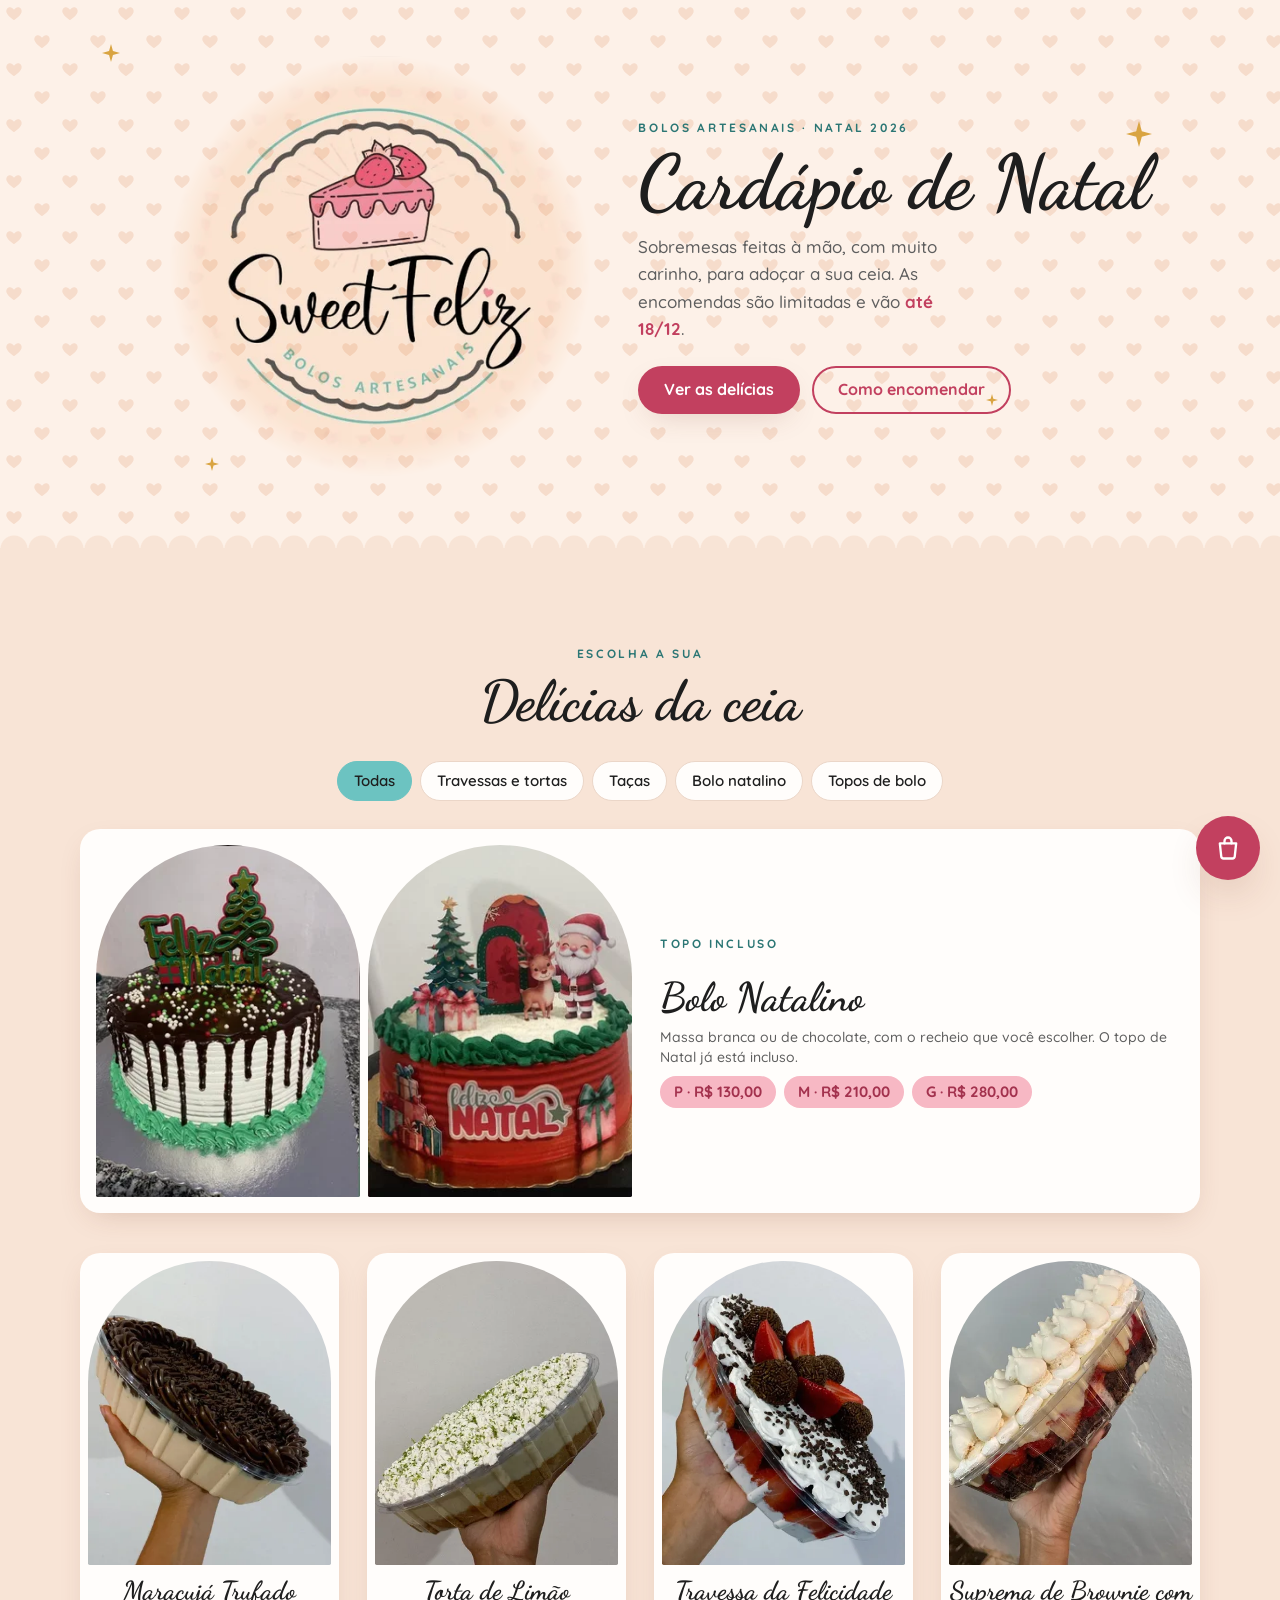
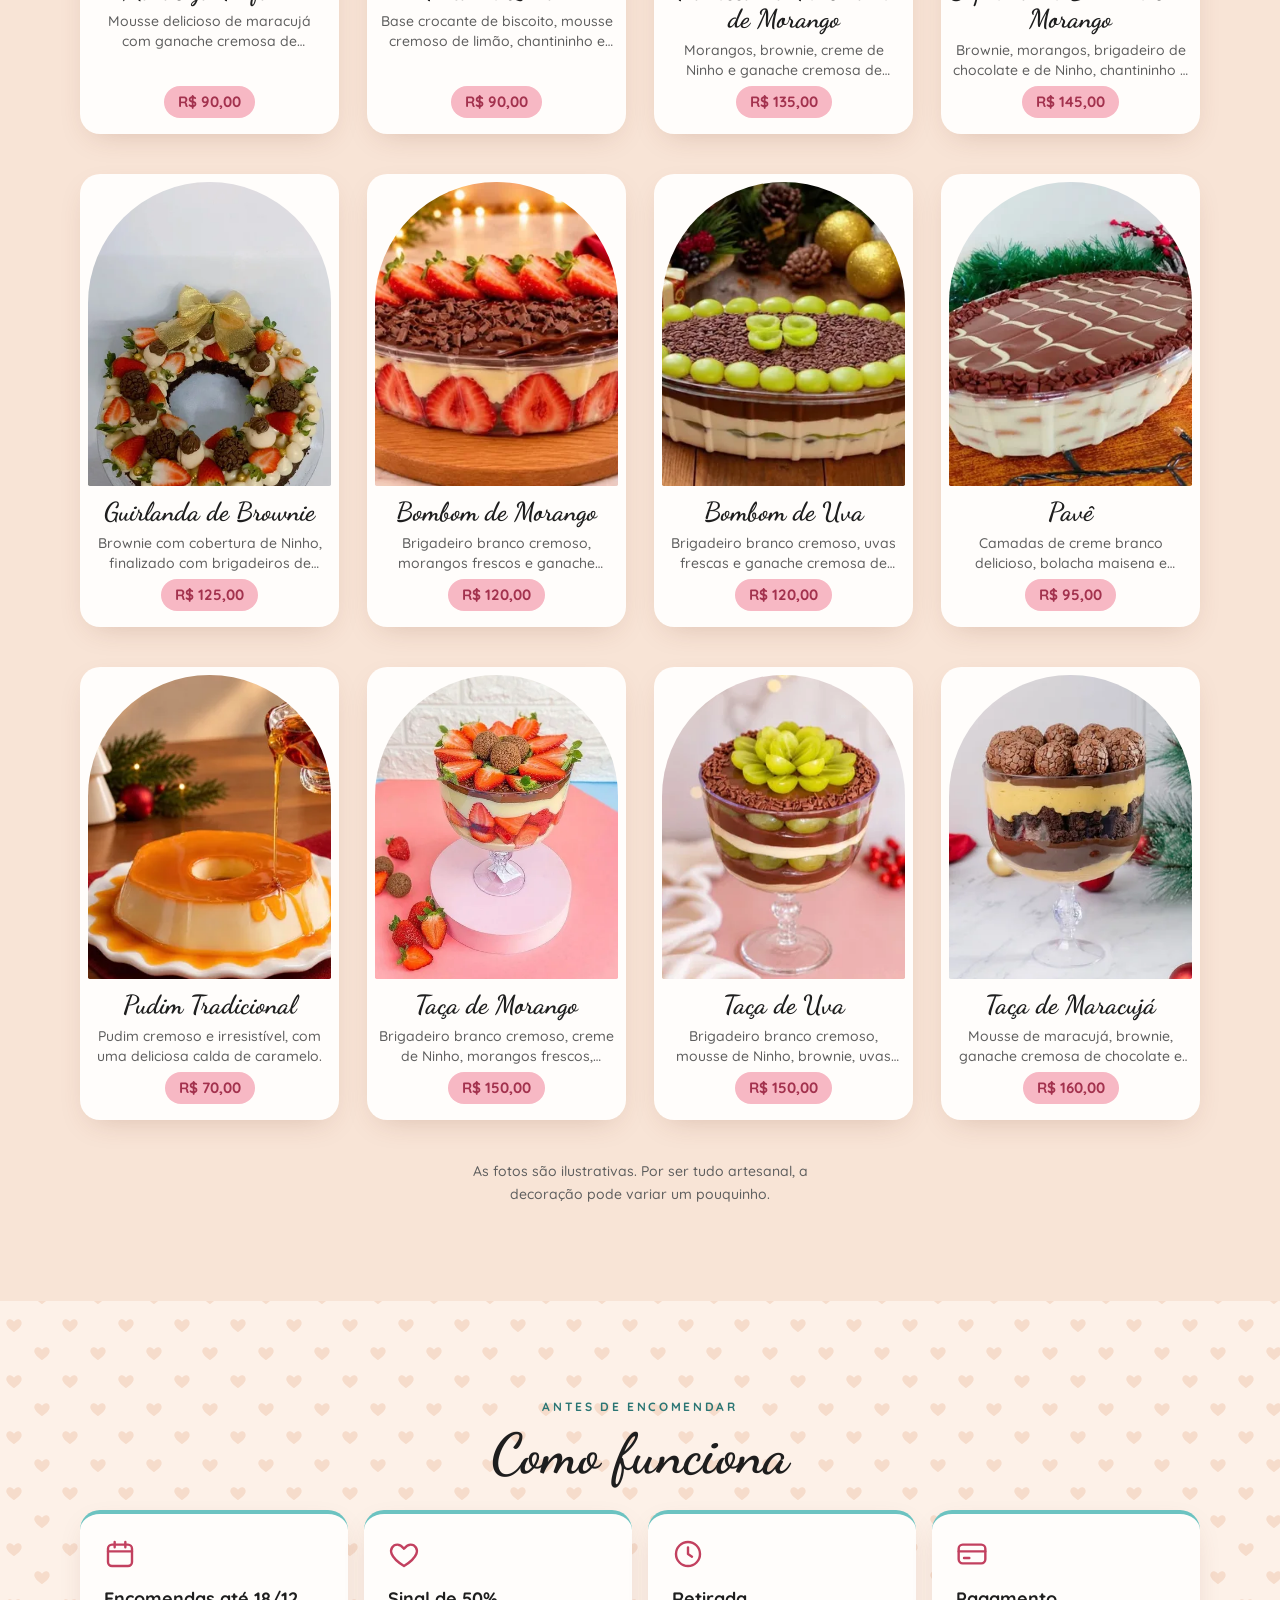
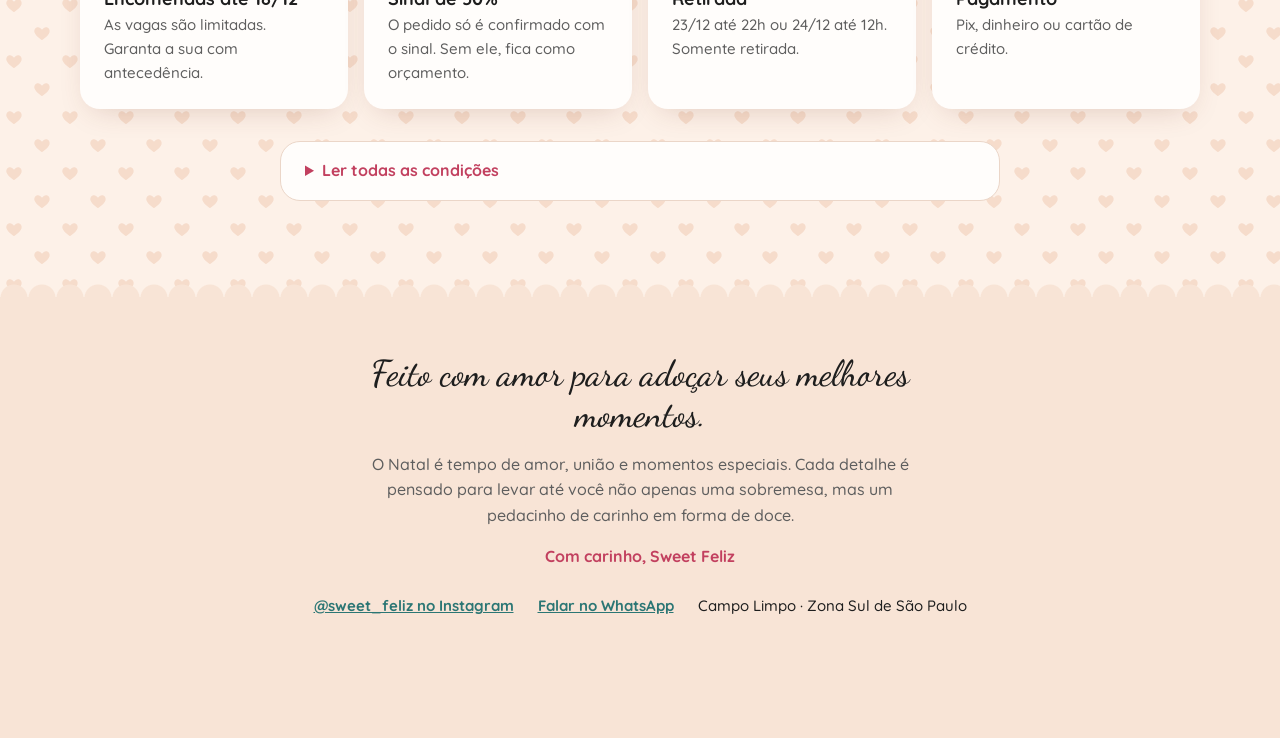
<file: index.html>
<!doctype html>
<html lang="pt-BR">
<head>
  <meta charset="utf-8">
  <meta name="viewport" content="width=device-width, initial-scale=1">
  <title>Cardápio de Natal · Sweet Feliz — Bolos artesanais</title>
  <meta name="description" content="Sobremesas de Natal feitas à mão pela Sweet Feliz: travessas, taças, pudim, pavê e bolo natalino. Encomendas até 18/12, retirada no Campo Limpo – Zona Sul de SP.">
  <meta name="theme-color" content="#FDF1E8">
  <meta property="og:type" content="website">
  <meta property="og:title" content="Cardápio de Natal · Sweet Feliz">
  <meta property="og:description" content="Sobremesas de Natal feitas à mão. Encomendas até 18/12.">
  <meta property="og:image" content="img/logo.png">
  <link rel="icon" href="img/logo.webp" type="image/webp">
  <link rel="preconnect" href="https://fonts.googleapis.com">
  <link rel="preconnect" href="https://fonts.gstatic.com" crossorigin>
  <link href="https://fonts.googleapis.com/css2?family=Dancing+Script:wght@600;700&family=Quicksand:wght@500;600;700&display=swap" rel="stylesheet">
  <link rel="stylesheet" href="css/style.css?v=5">
  <script type="application/ld+json">
  {
    "@context": "https://schema.org",
    "@type": "Bakery",
    "name": "Sweet Feliz",
    "description": "Bolos e sobremesas artesanais. Cardápio de Natal com encomendas até 18/12.",
    "image": "img/logo.png",
    "servesCuisine": "Confeitaria",
    "address": {
      "@type": "PostalAddress",
      "addressLocality": "São Paulo",
      "addressRegion": "SP",
      "streetAddress": "Campo Limpo – Zona Sul",
      "addressCountry": "BR"
    },
    "sameAs": ["https://www.instagram.com/sweet_feliz/"],
    "paymentAccepted": "Pix, dinheiro, cartão de crédito"
  }
  </script>
</head>
<body>
  <a class="pular" href="#catalogo">Pular para o cardápio</a>

  <header class="capa">
    <svg class="estrela e1" viewBox="0 0 24 24" aria-hidden="true"><path d="M12 0l2.6 9.4L24 12l-9.4 2.6L12 24l-2.6-9.4L0 12l9.4-2.6z"/></svg>
    <svg class="estrela e2" viewBox="0 0 24 24" aria-hidden="true"><path d="M12 0l2.6 9.4L24 12l-9.4 2.6L12 24l-2.6-9.4L0 12l9.4-2.6z"/></svg>
    <svg class="estrela e3" viewBox="0 0 24 24" aria-hidden="true"><path d="M12 0l2.6 9.4L24 12l-9.4 2.6L12 24l-2.6-9.4L0 12l9.4-2.6z"/></svg>
    <svg class="estrela e4" viewBox="0 0 24 24" aria-hidden="true"><path d="M12 0l2.6 9.4L24 12l-9.4 2.6L12 24l-2.6-9.4L0 12l9.4-2.6z"/></svg>

    <div class="capa-conteudo">
      <img class="capa-logo" src="img/logo.webp" width="480" height="480" alt="Sweet Feliz — Bolos artesanais">
      <div class="capa-texto">
        <p class="rotulo">Bolos artesanais · Natal 2026</p>
        <h1>Cardápio de Natal</h1>
        <p class="capa-sub">Sobremesas feitas à mão, com muito carinho, para adoçar a sua ceia. As encomendas são limitadas e vão <strong>até 18/12</strong>.</p>
        <div class="capa-acoes">
          <a class="botao botao-primario" href="#catalogo">Ver as delícias</a>
          <a class="botao botao-secundario" href="#encomendar">Como encomendar</a>
        </div>
      </div>
    </div>
  </header>

  <main>
    <section id="catalogo" class="catalogo" aria-labelledby="titulo-catalogo">
      <div class="secao-topo">
        <p class="rotulo">Escolha a sua</p>
        <h2 id="titulo-catalogo">Delícias da ceia</h2>
      </div>

      <div class="chips" role="group" aria-label="Filtrar cardápio">
        <button class="chip" type="button" data-filtro="todas" aria-pressed="true">Todas</button>
        <button class="chip" type="button" data-filtro="travessas" aria-pressed="false">Travessas e tortas</button>
        <button class="chip" type="button" data-filtro="tacas" aria-pressed="false">Taças</button>
        <button class="chip" type="button" data-filtro="bolo" aria-pressed="false">Bolo natalino</button>
        <button class="chip" type="button" data-filtro="topos" aria-pressed="false">Topos de bolo</button>
      </div>

      <ul class="grade" id="grade" aria-live="polite"></ul>
      <p class="aviso-fotos">As fotos são ilustrativas. Por ser tudo artesanal, a decoração pode variar um pouquinho.</p>
    </section>

    <section id="encomendar" class="encomendar" aria-labelledby="titulo-encomendar">
      <div class="secao-topo">
        <p class="rotulo">Antes de encomendar</p>
        <h2 id="titulo-encomendar">Como funciona</h2>
      </div>

      <ul class="regras">
        <li class="regra">
          <svg viewBox="0 0 24 24" aria-hidden="true"><rect x="3" y="5" width="18" height="16" rx="3"/><path d="M3 10h18M8 3v4M16 3v4"/></svg>
          <h3>Encomendas até 18/12</h3>
          <p>As vagas são limitadas. Garanta a sua com antecedência.</p>
        </li>
        <li class="regra">
          <svg viewBox="0 0 24 24" aria-hidden="true"><path d="M12 21s-7.5-4.6-9.3-9.2C1.4 8.4 3.6 5 7 5c2 0 3.4 1.1 5 3 1.6-1.9 3-3 5-3 3.4 0 5.6 3.4 4.3 6.8C19.5 16.4 12 21 12 21z"/></svg>
          <h3>Sinal de 50%</h3>
          <p>O pedido só é confirmado com o sinal. Sem ele, fica como orçamento.</p>
        </li>
        <li class="regra">
          <svg viewBox="0 0 24 24" aria-hidden="true"><circle cx="12" cy="12" r="9"/><path d="M12 7v5l3 2"/></svg>
          <h3>Retirada</h3>
          <p>23/12 até 22h ou 24/12 até 12h. Somente retirada.</p>
        </li>
        <li class="regra">
          <svg viewBox="0 0 24 24" aria-hidden="true"><rect x="2" y="5" width="20" height="14" rx="3"/><path d="M2 10h20M6 15h4"/></svg>
          <h3>Pagamento</h3>
          <p>Pix, dinheiro ou cartão de crédito.</p>
        </li>
      </ul>

      <details class="detalhes">
        <summary>Ler todas as condições</summary>
        <ul>
          <li>A encomenda é confirmada somente após o pagamento de 50% do valor total. Sem o pagamento, o pedido é considerado apenas um orçamento.</li>
          <li>Em caso de cancelamento, o sinal de 50% não é reembolsado.</li>
          <li>O restante é pago no dia da retirada, antes do horário marcado, por causa da correria das retiradas.</li>
          <li>Somente retirada. Se preferir motorista por aplicativo, ele deve ser chamado por você. Não nos responsabilizamos por entregas feitas pelo aplicativo.</li>
          <li>No cartão, enviamos um link de pagamento com o acréscimo da taxa da maquininha.</li>
          <li>Mantenha a sobremesa refrigerada até o momento da ceia.</li>
          <li>As fotos são meramente ilustrativas. Por se tratar de produção totalmente artesanal, as decorações podem apresentar pequenas variações.</li>
        </ul>
      </details>
    </section>
  </main>

  <footer class="rodape">
    <div class="rodape-carta">
      <p class="rodape-script">Feito com amor para adoçar seus melhores momentos.</p>
      <p>O Natal é tempo de amor, união e momentos especiais. Cada detalhe é pensado para levar até você não apenas uma sobremesa, mas um pedacinho de carinho em forma de doce.</p>
      <p class="rodape-assinatura">Com carinho, Sweet Feliz</p>
    </div>
    <div class="rodape-info">
      <a href="https://www.instagram.com/sweet_feliz/" target="_blank" rel="noopener">@sweet_feliz no Instagram</a>
      <a href="https://wa.me/5511979538491" target="_blank" rel="noopener">Falar no WhatsApp</a>
      <span>Campo Limpo · Zona Sul de São Paulo</span>
    </div>
  </footer>

  <!-- Sacolinha flutuante -->
  <button class="sacola-botao" id="abrir-sacola" type="button" aria-label="Abrir sacolinha, 0 itens">
    <svg viewBox="0 0 24 24" aria-hidden="true"><path d="M5 8h14l-1.2 11.2a2 2 0 0 1-2 1.8H8.2a2 2 0 0 1-2-1.8z"/><path d="M9 8V6a3 3 0 0 1 6 0v2"/></svg>
    <span class="sacola-contador" id="contador" hidden>0</span>
  </button>

  <!-- Modal do produto -->
  <dialog class="modal" id="modal" aria-labelledby="modal-titulo">
    <form method="dialog" class="modal-fechar-form">
      <button class="fechar" type="submit" aria-label="Fechar">
        <svg viewBox="0 0 24 24" aria-hidden="true"><path d="M6 6l12 12M18 6L6 18"/></svg>
      </button>
    </form>
    <div class="modal-corpo" id="modal-corpo"></div>
  </dialog>

  <!-- Gaveta da sacolinha -->
  <dialog class="gaveta" id="gaveta" aria-labelledby="gaveta-titulo">
    <div class="gaveta-topo">
      <h2 id="gaveta-titulo">Sua sacolinha</h2>
      <form method="dialog"><button class="fechar" type="submit" aria-label="Fechar sacolinha"><svg viewBox="0 0 24 24" aria-hidden="true"><path d="M6 6l12 12M18 6L6 18"/></svg></button></form>
    </div>
    <div class="gaveta-itens" id="itens"></div>
    <form class="gaveta-form" id="form-pedido">
      <div class="totais" id="totais"></div>
      <label>Seu nome
        <input name="nome" autocomplete="name" required>
      </label>
      <fieldset>
        <legend>Dia da retirada</legend>
        <label class="opcao"><input type="radio" name="dia" value="23/12 (até 22h)" required> 23/12 · até 22h</label>
        <label class="opcao"><input type="radio" name="dia" value="24/12 (até 12h)"> 24/12 · até 12h</label>
      </fieldset>
      <label><span>Horário aproximado <span class="opcional">(opcional)</span></span>
        <input name="hora" type="time">
      </label>
      <label><span>Observação <span class="opcional">(opcional)</span></span>
        <textarea name="obs" rows="2"></textarea>
      </label>
      <button class="botao botao-primario botao-largo" type="submit" id="enviar">
        <svg viewBox="0 0 24 24" aria-hidden="true"><path d="M20.5 11.8a8.5 8.5 0 0 1-12.6 7.4L3.5 20.5l1.3-4.3A8.5 8.5 0 1 1 20.5 11.8z"/></svg>
        Enviar pedido no WhatsApp
      </button>
      <p class="gaveta-nota">O pedido é confirmado depois do sinal de 50%.</p>
    </form>
  </dialog>

  <div class="toast" id="toast" role="status" aria-live="polite"></div>

  <script src="js/catalogo.js?v=5"></script>
</body>
</html>
</file>
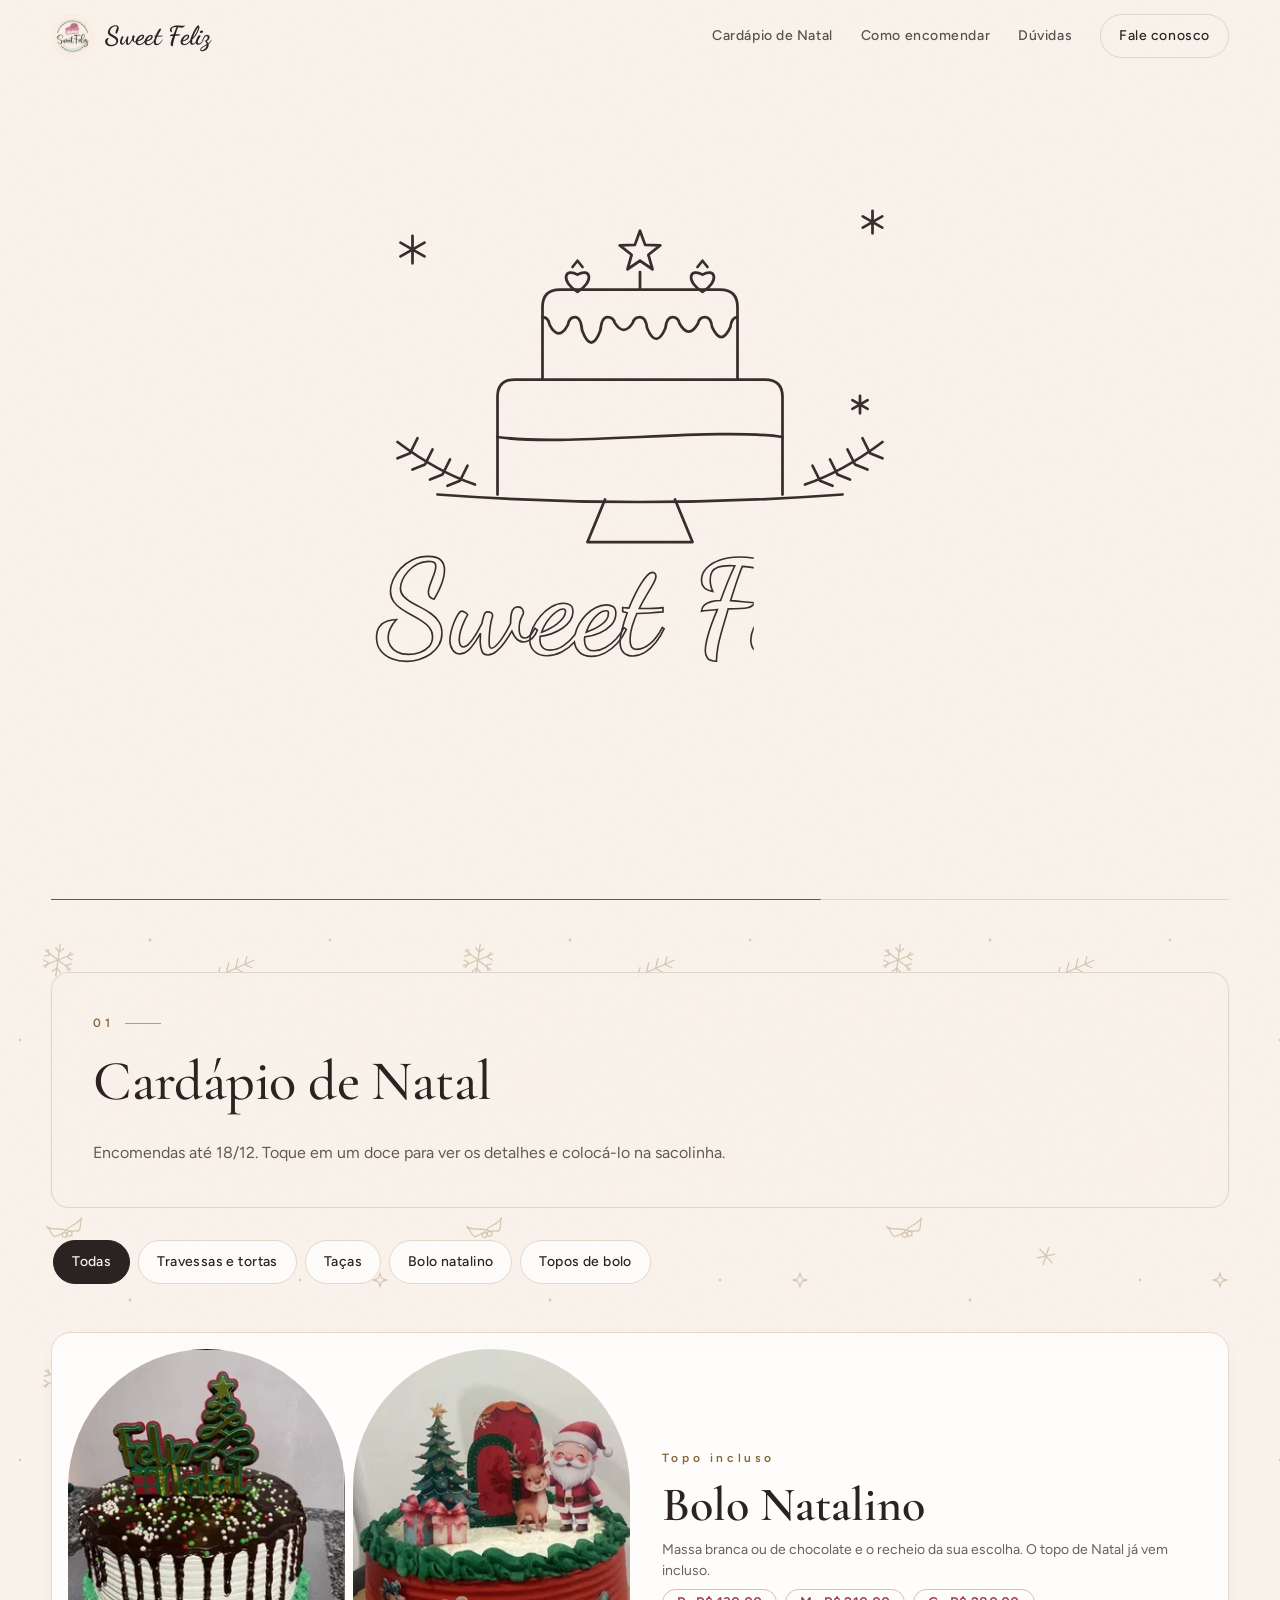
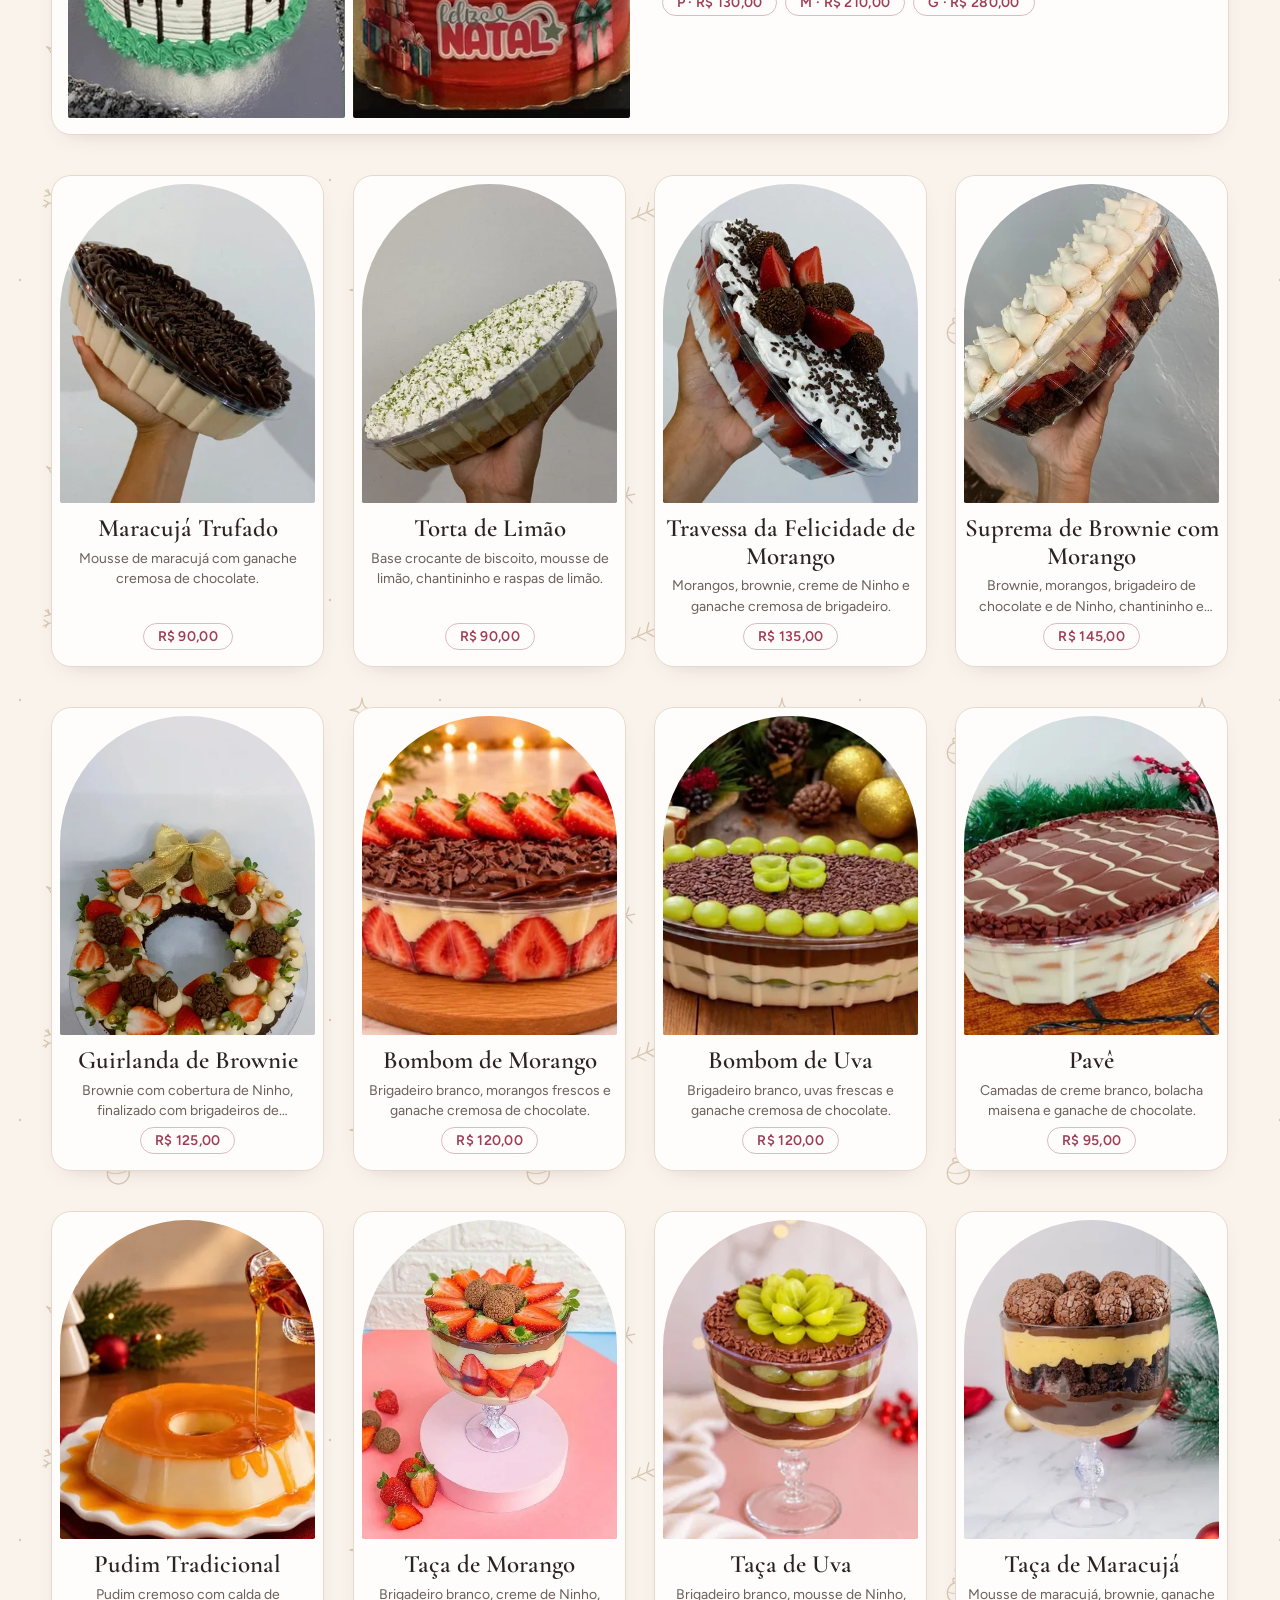
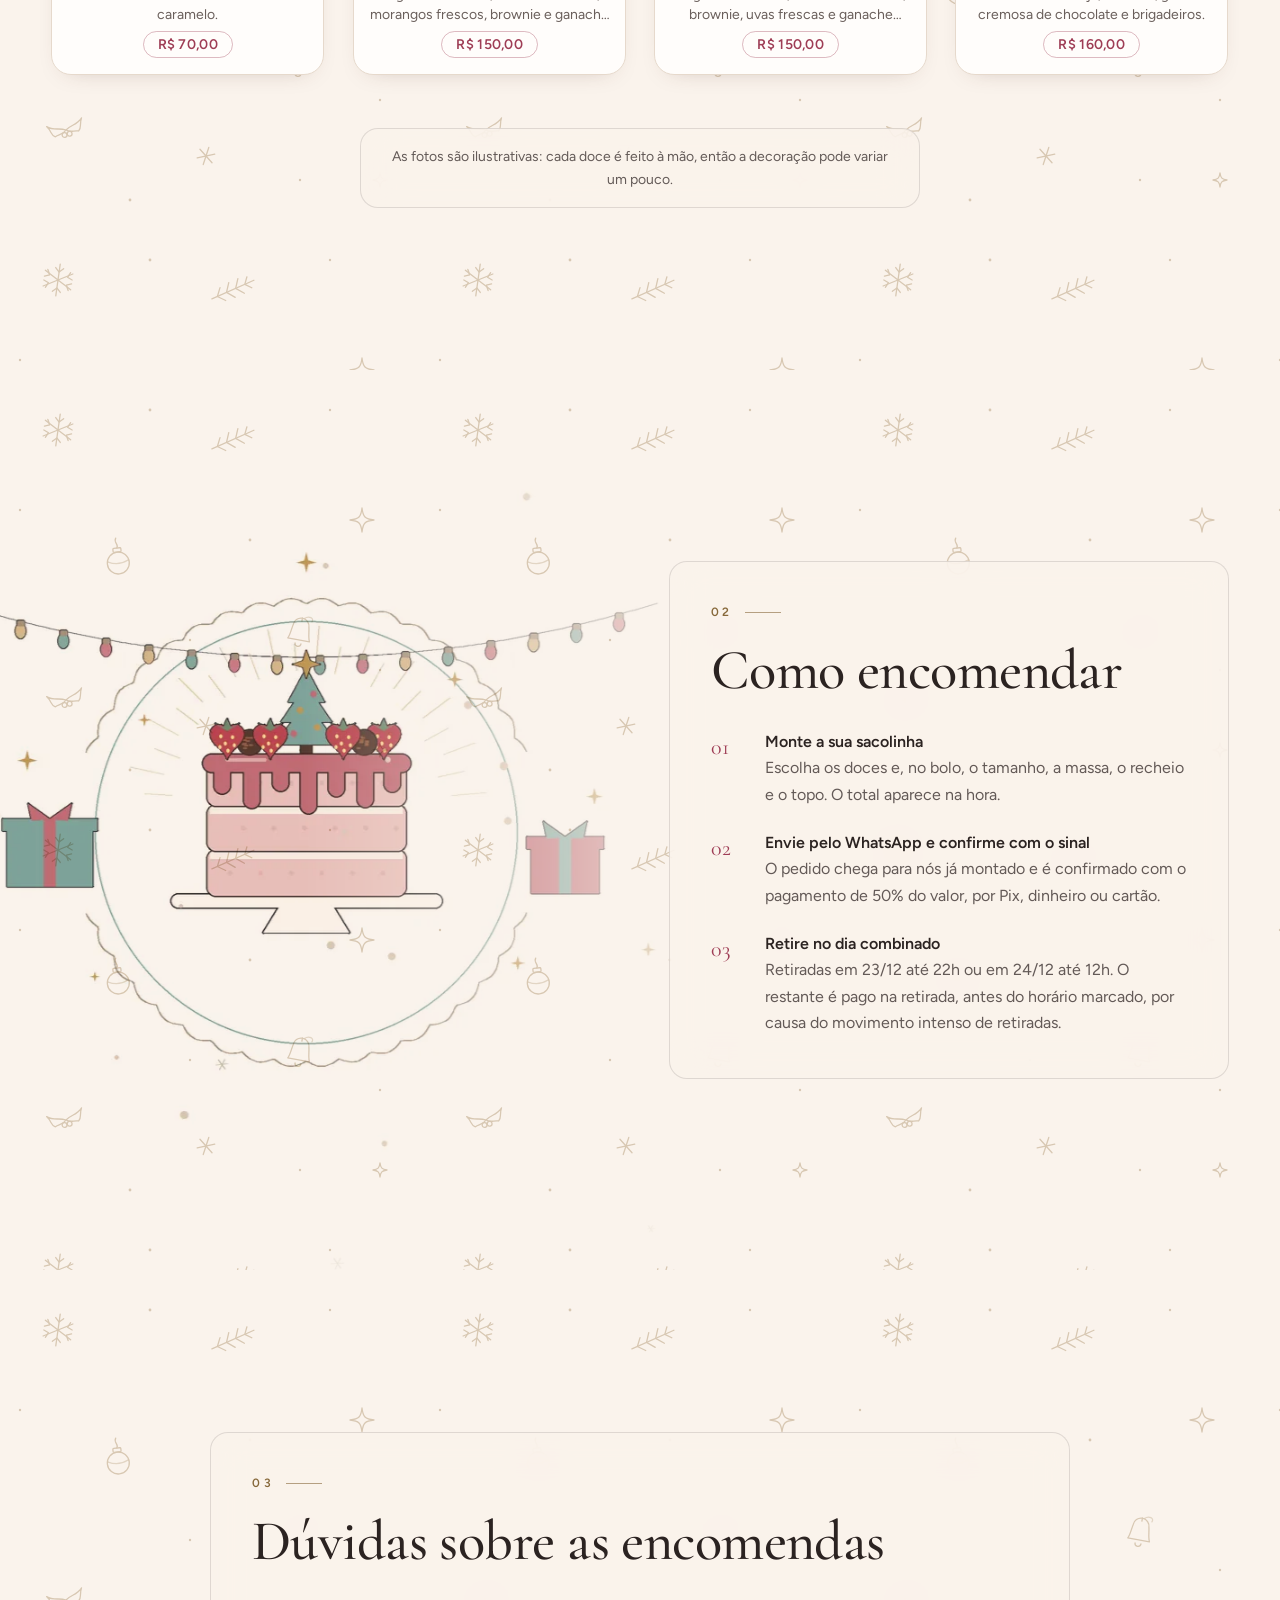
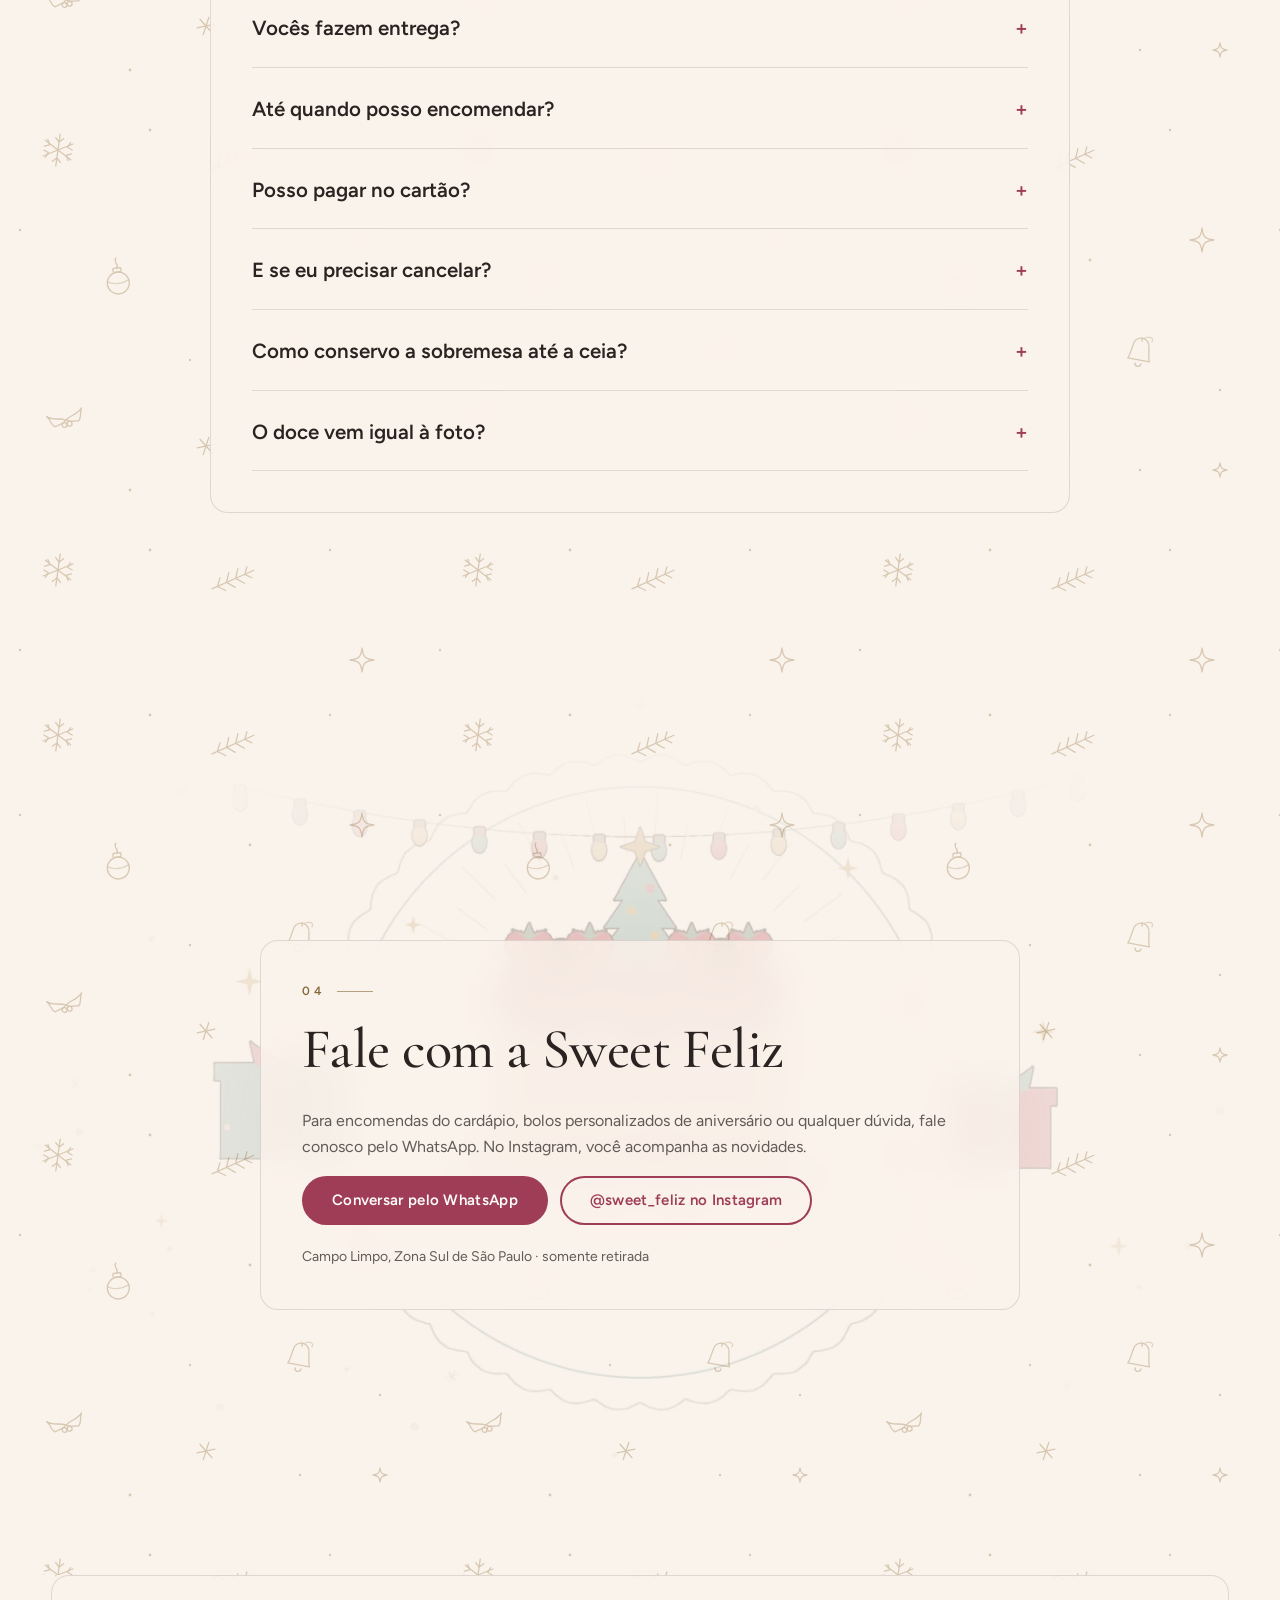
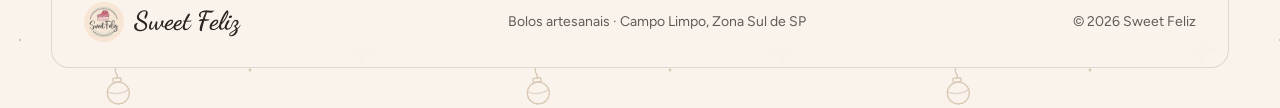
<file: site-cinematografico/site/index.html>
<!doctype html>
<html lang="pt-BR" data-tema="claro">
<head>
  <meta charset="utf-8">
  <meta name="viewport" content="width=device-width, initial-scale=1, viewport-fit=cover">
  <title>Sweet Feliz · Bolos artesanais e cardápio de Natal no Campo Limpo</title>
  <meta name="description" content="Bolos e doces artesanais no Campo Limpo (Zona Sul de SP). Cardápio de Natal: travessas, taças, pudim, pavê e bolo natalino. Encomendas até 18/12.">
  <meta name="robots" content="index, follow, max-image-preview:large">
  <meta property="og:title" content="Sweet Feliz · Bolos artesanais e cardápio de Natal">
  <meta property="og:description" content="Doces de Natal feitos à mão no Campo Limpo. Encomendas até 18/12.">
  <meta property="og:type" content="website">
  <meta property="og:locale" content="pt_BR">
  <meta property="og:site_name" content="Sweet Feliz">
  <link rel="canonical" href="https://sweet-feliz.vercel.app/">
  <meta property="og:url" content="https://sweet-feliz.vercel.app/">
  <meta property="og:image" content="https://sweet-feliz.vercel.app/assets/og.jpg">
  <meta property="og:image:width" content="1200">
  <meta property="og:image:height" content="630">
  <meta property="og:image:alt" content="Sweet Feliz · Cardápio de Natal">
  <meta name="twitter:card" content="summary_large_image">
  <meta name="twitter:image" content="https://sweet-feliz.vercel.app/assets/og.jpg">
  <meta name="theme-color" content="#FAF3EC">
  <link rel="icon" href="assets/favicon.svg" type="image/svg+xml">
  <link rel="apple-touch-icon" href="assets/apple-touch-icon.png">
  <link rel="sitemap" type="application/xml" href="sitemap.xml">
  <script>document.documentElement.classList.add("js")</script>

  <link rel="preconnect" href="https://fonts.googleapis.com">
  <link rel="preconnect" href="https://fonts.gstatic.com" crossorigin>
  <link rel="preload" as="style" href="https://fonts.googleapis.com/css2?family=Cormorant+Garamond:ital,wght@0,500;0,600;1,500&family=Dancing+Script:wght@700&family=Figtree:wght@400;500;600&display=swap" onload="this.onload=null;this.rel='stylesheet'">
  <noscript><link rel="stylesheet" href="https://fonts.googleapis.com/css2?family=Cormorant+Garamond:ital,wght@0,500;0,600;1,500&family=Dancing+Script:wght@700&family=Figtree:wght@400;500;600&display=swap"></noscript>

  <link rel="preload" as="image" href="assets/logo-entrada.webp" fetchpriority="high">
  <link rel="stylesheet" href="estilo.css">
  <link rel="stylesheet" href="cardapio.css">

  <script type="application/ld+json">
{
  "@context": "https://schema.org",
  "@graph": [
    {
      "@type": "Bakery",
      "@id": "https://sweet-feliz.vercel.app/#confeitaria",
      "name": "Sweet Feliz",
      "url": "https://sweet-feliz.vercel.app/",
      "description": "Bolos e doces artesanais no Campo Limpo (Zona Sul de SP). Cardápio de Natal: travessas, taças, pudim, pavê e bolo natalino. Encomendas até 18/12.",
      "logo": "https://sweet-feliz.vercel.app/assets/logo.png",
      "image": [
        "https://sweet-feliz.vercel.app/assets/og.jpg",
        "https://sweet-feliz.vercel.app/assets/logo.png"
      ],
      "telephone": "+55-11-97953-8491",
      "address": {
        "@type": "PostalAddress",
        "addressLocality": "São Paulo",
        "addressRegion": "SP",
        "addressCountry": "BR"
      },
      "areaServed": {
        "@type": "Place",
        "name": "Campo Limpo, Zona Sul de São Paulo"
      },
      "servesCuisine": [
        "Confeitaria",
        "Sobremesas",
        "Bolos artesanais"
      ],
      "paymentAccepted": "Pix, dinheiro, cartão de crédito",
      "currenciesAccepted": "BRL",
      "priceRange": "R$ 70 – R$ 280",
      "contactPoint": {
        "@type": "ContactPoint",
        "telephone": "+55-11-97953-8491",
        "contactType": "pedidos",
        "availableLanguage": "pt-BR",
        "url": "https://wa.me/5511979538491"
      },
      "sameAs": [
        "https://www.instagram.com/sweet_feliz/"
      ],
      "hasMenu": {
        "@id": "https://sweet-feliz.vercel.app/#cardapio-natal"
      }
    },
    {
      "@type": "Menu",
      "@id": "https://sweet-feliz.vercel.app/#cardapio-natal",
      "name": "Cardápio de Natal",
      "url": "https://sweet-feliz.vercel.app/#cardapio",
      "inLanguage": "pt-BR",
      "description": "Sobremesas de Natal feitas à mão. Encomendas até 18/12; somente retirada (23/12 até 22h ou 24/12 até 12h).",
      "hasMenuSection": [
        {
          "@type": "MenuSection",
          "name": "Travessas e tortas",
          "hasMenuItem": [
            {
              "@type": "MenuItem",
              "name": "Maracujá Trufado",
              "description": "Mousse de maracujá com ganache cremosa de chocolate.",
              "image": "https://sweet-feliz.vercel.app/assets/cardapio/produtos/maracuja-trufado.webp",
              "offers": {
                "@type": "Offer",
                "price": "90.00",
                "priceCurrency": "BRL",
                "availability": "https://schema.org/PreOrder",
                "validThrough": "2026-12-18"
              }
            },
            {
              "@type": "MenuItem",
              "name": "Torta de Limão",
              "description": "Base crocante de biscoito, mousse de limão, chantininho e raspas de limão.",
              "image": "https://sweet-feliz.vercel.app/assets/cardapio/produtos/torta-de-limao.webp",
              "offers": {
                "@type": "Offer",
                "price": "90.00",
                "priceCurrency": "BRL",
                "availability": "https://schema.org/PreOrder",
                "validThrough": "2026-12-18"
              }
            },
            {
              "@type": "MenuItem",
              "name": "Travessa da Felicidade de Morango",
              "description": "Morangos, brownie, creme de Ninho e ganache cremosa de brigadeiro.",
              "image": "https://sweet-feliz.vercel.app/assets/cardapio/produtos/travessa-felicidade-morango.webp",
              "offers": {
                "@type": "Offer",
                "price": "135.00",
                "priceCurrency": "BRL",
                "availability": "https://schema.org/PreOrder",
                "validThrough": "2026-12-18"
              }
            },
            {
              "@type": "MenuItem",
              "name": "Suprema de Brownie com Morango",
              "description": "Brownie, morangos, brigadeiro de chocolate e de Ninho, chantininho e suspiro.",
              "image": "https://sweet-feliz.vercel.app/assets/cardapio/produtos/suprema-brownie-morango.webp",
              "offers": {
                "@type": "Offer",
                "price": "145.00",
                "priceCurrency": "BRL",
                "availability": "https://schema.org/PreOrder",
                "validThrough": "2026-12-18"
              }
            },
            {
              "@type": "MenuItem",
              "name": "Guirlanda de Brownie",
              "description": "Brownie com cobertura de Ninho, finalizado com brigadeiros de chocolate, Ninho com Nutella e morangos frescos.",
              "image": "https://sweet-feliz.vercel.app/assets/cardapio/produtos/guirlanda-de-brownie.webp",
              "offers": {
                "@type": "Offer",
                "price": "125.00",
                "priceCurrency": "BRL",
                "availability": "https://schema.org/PreOrder",
                "validThrough": "2026-12-18"
              }
            },
            {
              "@type": "MenuItem",
              "name": "Bombom de Morango",
              "description": "Brigadeiro branco, morangos frescos e ganache cremosa de chocolate.",
              "image": "https://sweet-feliz.vercel.app/assets/cardapio/produtos/bombom-de-morango.webp",
              "offers": {
                "@type": "Offer",
                "price": "120.00",
                "priceCurrency": "BRL",
                "availability": "https://schema.org/PreOrder",
                "validThrough": "2026-12-18"
              }
            },
            {
              "@type": "MenuItem",
              "name": "Bombom de Uva",
              "description": "Brigadeiro branco, uvas frescas e ganache cremosa de chocolate.",
              "image": "https://sweet-feliz.vercel.app/assets/cardapio/produtos/bombom-de-uva.webp",
              "offers": {
                "@type": "Offer",
                "price": "120.00",
                "priceCurrency": "BRL",
                "availability": "https://schema.org/PreOrder",
                "validThrough": "2026-12-18"
              }
            },
            {
              "@type": "MenuItem",
              "name": "Pavê",
              "description": "Camadas de creme branco, bolacha maisena e ganache de chocolate.",
              "image": "https://sweet-feliz.vercel.app/assets/cardapio/produtos/pave.webp",
              "offers": {
                "@type": "Offer",
                "price": "95.00",
                "priceCurrency": "BRL",
                "availability": "https://schema.org/PreOrder",
                "validThrough": "2026-12-18"
              },
              "menuAddOn": {
                "@type": "MenuItem",
                "name": "Com bolacha champanhe",
                "offers": {
                  "@type": "Offer",
                  "price": "10.00",
                  "priceCurrency": "BRL",
                  "availability": "https://schema.org/PreOrder",
                  "validThrough": "2026-12-18"
                }
              }
            },
            {
              "@type": "MenuItem",
              "name": "Pudim Tradicional",
              "description": "Pudim cremoso com calda de caramelo.",
              "image": "https://sweet-feliz.vercel.app/assets/cardapio/produtos/pudim-tradicional.webp",
              "offers": {
                "@type": "Offer",
                "price": "70.00",
                "priceCurrency": "BRL",
                "availability": "https://schema.org/PreOrder",
                "validThrough": "2026-12-18"
              }
            }
          ]
        },
        {
          "@type": "MenuSection",
          "name": "Taças",
          "hasMenuItem": [
            {
              "@type": "MenuItem",
              "name": "Taça de Morango",
              "description": "Brigadeiro branco, creme de Ninho, morangos frescos, brownie e ganache cremosa de chocolate.",
              "image": "https://sweet-feliz.vercel.app/assets/cardapio/produtos/taca-de-morango.webp",
              "offers": {
                "@type": "Offer",
                "price": "150.00",
                "priceCurrency": "BRL",
                "availability": "https://schema.org/PreOrder",
                "validThrough": "2026-12-18"
              }
            },
            {
              "@type": "MenuItem",
              "name": "Taça de Uva",
              "description": "Brigadeiro branco, mousse de Ninho, brownie, uvas frescas e ganache cremosa de chocolate.",
              "image": "https://sweet-feliz.vercel.app/assets/cardapio/produtos/taca-de-uva.webp",
              "offers": {
                "@type": "Offer",
                "price": "150.00",
                "priceCurrency": "BRL",
                "availability": "https://schema.org/PreOrder",
                "validThrough": "2026-12-18"
              }
            },
            {
              "@type": "MenuItem",
              "name": "Taça de Maracujá",
              "description": "Mousse de maracujá, brownie, ganache cremosa de chocolate e brigadeiros.",
              "image": "https://sweet-feliz.vercel.app/assets/cardapio/produtos/taca-de-maracuja.webp",
              "offers": {
                "@type": "Offer",
                "price": "160.00",
                "priceCurrency": "BRL",
                "availability": "https://schema.org/PreOrder",
                "validThrough": "2026-12-18"
              }
            }
          ]
        },
        {
          "@type": "MenuSection",
          "name": "Bolo natalino",
          "hasMenuItem": [
            {
              "@type": "MenuItem",
              "name": "Bolo Natalino",
              "description": "Massa branca ou de chocolate e o recheio da sua escolha. O topo de Natal já vem incluso. Recheios: Prestígio, Dois amores, Brigadeiro, Ninho.",
              "image": "https://sweet-feliz.vercel.app/assets/cardapio/produtos/bolo-natalino-1.webp",
              "offers": [
                {
                  "@type": "Offer",
                  "price": "130.00",
                  "priceCurrency": "BRL",
                  "availability": "https://schema.org/PreOrder",
                  "validThrough": "2026-12-18",
                  "name": "Bolo Natalino P",
                  "description": "Serve 8 a 10 pessoas"
                },
                {
                  "@type": "Offer",
                  "price": "210.00",
                  "priceCurrency": "BRL",
                  "availability": "https://schema.org/PreOrder",
                  "validThrough": "2026-12-18",
                  "name": "Bolo Natalino M",
                  "description": "Serve 15 a 20 pessoas"
                },
                {
                  "@type": "Offer",
                  "price": "280.00",
                  "priceCurrency": "BRL",
                  "availability": "https://schema.org/PreOrder",
                  "validThrough": "2026-12-18",
                  "name": "Bolo Natalino G",
                  "description": "Serve 25 a 30 pessoas"
                }
              ]
            }
          ]
        }
      ]
    },
    {
      "@type": "FAQPage",
      "@id": "https://sweet-feliz.vercel.app/#duvidas",
      "mainEntity": [
        {
          "@type": "Question",
          "name": "Vocês fazem entrega?",
          "acceptedAnswer": {
            "@type": "Answer",
            "text": "Trabalhamos somente com retirada. Se preferir um motorista por aplicativo, a solicitação fica por sua conta. Não nos responsabilizamos por entregas feitas pelo aplicativo."
          }
        },
        {
          "@type": "Question",
          "name": "Até quando posso encomendar?",
          "acceptedAnswer": {
            "@type": "Answer",
            "text": "Até 18/12. As encomendas de Natal são limitadas, então vale garantir a sua com antecedência."
          }
        },
        {
          "@type": "Question",
          "name": "Posso pagar no cartão?",
          "acceptedAnswer": {
            "@type": "Answer",
            "text": "Sim. No cartão de crédito, enviamos um link de pagamento com o acréscimo da taxa da maquininha. Também aceitamos Pix e dinheiro."
          }
        },
        {
          "@type": "Question",
          "name": "E se eu precisar cancelar?",
          "acceptedAnswer": {
            "@type": "Answer",
            "text": "Em caso de cancelamento, o sinal de 50% não é reembolsado. Sem o sinal, o pedido é considerado apenas um orçamento."
          }
        },
        {
          "@type": "Question",
          "name": "Como conservo a sobremesa até a ceia?",
          "acceptedAnswer": {
            "@type": "Answer",
            "text": "Mantenha a sobremesa refrigerada até a hora da ceia, para conservá-la melhor."
          }
        },
        {
          "@type": "Question",
          "name": "O doce vem igual à foto?",
          "acceptedAnswer": {
            "@type": "Answer",
            "text": "As fotos são ilustrativas. Como cada doce é feito à mão, a decoração pode ter pequenas variações."
          }
        }
      ]
    },
    {
      "@type": "WebSite",
      "@id": "https://sweet-feliz.vercel.app/#site",
      "name": "Sweet Feliz",
      "url": "https://sweet-feliz.vercel.app/",
      "inLanguage": "pt-BR",
      "publisher": {
        "@id": "https://sweet-feliz.vercel.app/#confeitaria"
      }
    }
  ]
}
  </script>
</head>
<body>
<a class="pular" href="#conteudo">Pular para o conteúdo</a>

<div class="carregador" aria-hidden="true">
  <img class="carregador-logo" src="assets/logo-entrada.webp" alt="" width="220" height="220" fetchpriority="high">
  <span class="carregador-barra"><i></i></span>
</div>

<header class="topo">
  <a href="#inicio" class="marca" aria-label="Sweet Feliz, voltar ao início">
    <img src="assets/logo-pequena.webp" alt="" class="marca-logo" width="44" height="44">
    <span class="marca-texto">Sweet Feliz</span>
  </a>
  <button class="menu-botao" type="button" aria-expanded="false" aria-controls="menu" aria-label="Abrir menu">
    <span></span><span></span>
  </button>
  <nav class="menu" id="menu" aria-label="Menu principal">
    <a href="#cardapio">Cardápio de Natal</a>
    <a href="#encomendar">Como encomendar</a>
    <a href="#duvidas">Dúvidas</a>
    <a href="#contato" class="menu-cta">Fale conosco</a>
  </nav>
</header>

<main id="conteudo">

  <!-- ABERTURA: a rolagem toca a animação do bolo se montando -->
  <section id="inicio" class="cine" aria-label="Abertura">
    <div class="cine-palco">
      <!-- DESENHO: gerado por fonte/desenho_abertura.py -->
      <svg class="desenho" viewBox="76 110 448 440" role="img" aria-label="Desenho de um bolo de Natal e o nome Sweet Feliz">
        <defs><clipPath id="escrita"><rect id="escrita-rect" x="0" y="400" width="0" height="140"/></clipPath></defs>
        <g class="cores">
          <path class="cor" d="M186 364 V286 Q186 272 200 272 H400 Q414 272 414 286 V364 Z" fill="#F3DCD9" data-de="0.72" data-ate="0.88"/>
          <path class="cor" d="M222 272 V214 Q222 200 236 200 H364 Q378 200 378 214 V272 Z" fill="#EDCDCA" data-de="0.74" data-ate="0.9"/>
          <path class="cor" d="M222 222 Q226.7 222 227.7 228.3 Q235.0 242.0 242.3 228.3 Q243.3 222 248.0 222 Q252.7 222 253.7 232.8 Q261.0 252.0 268.3 232.8 Q269.3 222 274.0 222 Q278.7 222 279.7 226.5 Q287.0 238.0 294.3 226.5 Q295.3 222 300.0 222 Q304.7 222 305.7 231.0 Q313.0 248.0 320.3 231.0 Q321.3 222 326.0 222 Q330.7 222 331.7 227.4 Q339.0 240.0 346.3 227.4 Q347.3 222 352.0 222 Q356.7 222 357.7 230.1 Q365.0 246.0 372.3 230.1 Q373.3 222 378.0 222 V214 Q378 200 364 200 H236 Q222 200 222 214 Z" fill="#C98591" data-de="0.76" data-ate="0.92"/>
          <path class="cor" d="M300.0 153.0 L304.1 164.3 L316.2 164.7 L306.7 172.2 L310.0 183.8 L300.0 177.0 L290.0 183.8 L293.3 172.2 L283.8 164.7 L295.9 164.3 Z" fill="#C9A15A" data-de="0.78" data-ate="0.92"/>
          <path class="cor" d="M250 201.9 C235.7 193.1 240.1 182.1 250 188.15 C259.9 182.1 264.3 193.1 250 201.9 Z" fill="#C9505E" data-de="0.78" data-ate="0.92"/>
          <path class="cor" d="M350 201.9 C335.7 193.1 340.1 182.1 350 188.15 C359.9 182.1 364.3 193.1 350 201.9 Z" fill="#C9505E" data-de="0.8" data-ate="0.94"/>
          <path class="cor" d="M138 364 Q300 376 462 364 L462 367 Q300 379 138 367 Z" fill="#FFFCF8" data-de="0.72" data-ate="0.88"/>
        </g>
        <g class="tracos" fill="none" stroke="#3A2E2C" stroke-width="2.2" stroke-linecap="round" stroke-linejoin="round">
          <path class="traco" pathLength="1" d="M138 364 Q300 376 462 364" data-de="0.0" data-ate="0.1"/>
          <path class="traco" pathLength="1" d="M272 368 L258 402 H342 L328 368" data-de="0.04" data-ate="0.12"/>
          <path class="traco" pathLength="1" d="M186 364 V286 Q186 272 200 272 H400 Q414 272 414 286 V364" data-de="0.06" data-ate="0.3"/>
          <path class="traco" pathLength="1" d="M186 318 C240 326 360 310 414 318" data-de="0.22" data-ate="0.32" opacity=".55"/>
          <path class="traco" pathLength="1" d="M222 272 V214 Q222 200 236 200 H364 Q378 200 378 214 V272" data-de="0.2" data-ate="0.42"/>
          <path class="traco" pathLength="1" d="M222 222 Q226.7 222 227.7 228.3 Q235.0 242.0 242.3 228.3 Q243.3 222 248.0 222 Q252.7 222 253.7 232.8 Q261.0 252.0 268.3 232.8 Q269.3 222 274.0 222 Q278.7 222 279.7 226.5 Q287.0 238.0 294.3 226.5 Q295.3 222 300.0 222 Q304.7 222 305.7 231.0 Q313.0 248.0 320.3 231.0 Q321.3 222 326.0 222 Q330.7 222 331.7 227.4 Q339.0 240.0 346.3 227.4 Q347.3 222 352.0 222 Q356.7 222 357.7 230.1 Q365.0 246.0 372.3 230.1 Q373.3 222 378.0 222" data-de="0.36" data-ate="0.52"/>
          <path class="traco" pathLength="1" d="M300 186 V200" data-de="0.48" data-ate="0.52"/>
          <path class="traco" pathLength="1" d="M300.0 153.0 L304.1 164.3 L316.2 164.7 L306.7 172.2 L310.0 183.8 L300.0 177.0 L290.0 183.8 L293.3 172.2 L283.8 164.7 L295.9 164.3 Z" data-de="0.48" data-ate="0.58"/>
          <path class="traco" pathLength="1" d="M250 201.9 C235.7 193.1 240.1 182.1 250 188.15 C259.9 182.1 264.3 193.1 250 201.9 Z" data-de="0.5" data-ate="0.58"/>
          <path class="traco" pathLength="1" d="M350 201.9 C335.7 193.1 340.1 182.1 350 188.15 C359.9 182.1 364.3 193.1 350 201.9 Z" data-de="0.52" data-ate="0.6"/>
          <path class="traco" pathLength="1" d="M246 182 l4 -5 l4 5 M346 182 l4 -5 l4 5" data-de="0.56" data-ate="0.6"/>
          <path class="traco" pathLength="1" d="M168 356 Q138 346 106 322 M156 353 l6 -12 M156 353 l-10 4 M142 348 l6 -12 M142 348 l-10 4 M128 340 l6 -12 M128 340 l-10 4 M116 331 l6 -12 M116 331 l-10 4" data-de="0.5" data-ate="0.64"/>
          <path class="traco" pathLength="1" d="M432 356 Q462 346 494 322 M444 353 l-6 -12 M444 353 l10 4 M458 348 l-6 -12 M458 348 l10 4 M472 340 l-6 -12 M472 340 l10 4 M484 331 l-6 -12 M484 331 l10 4" data-de="0.52" data-ate="0.66"/>
          <path class="traco" pathLength="1" d="M118 157 V179 M108.4 162.5 L127.6 173.5 M108.4 173.5 L127.6 162.5" data-de="0.56" data-ate="0.66"/>
          <path class="traco" pathLength="1" d="M486 137 V155 M478.2 141.5 L493.8 150.5 M478.2 150.5 L493.8 141.5" data-de="0.58" data-ate="0.68"/>
          <path class="traco" pathLength="1" d="M476 285 V299 M469.9 288.5 L482.1 295.5 M469.9 295.5 L482.1 288.5" data-de="0.6" data-ate="0.7"/>
        </g>
        <g clip-path="url(#escrita)">
          <text class="nome nome-tinta" x="300" y="488" text-anchor="middle" data-de="0.80" data-ate="0.96">Sweet Feliz</text>
          <text class="nome nome-traco" x="300" y="488" text-anchor="middle" fill="none" stroke="#3A2E2C" stroke-width="1.3">Sweet Feliz</text>
        </g>
        <text class="sub cor" x="300" y="530" text-anchor="middle" data-de="0.84" data-ate="0.98">BOLOS ARTESANAIS · NATAL</text>
        <g class="brilhos" fill="#C9A15A">
          <path class="brilho" d="M206 159 C207.08 165.75 208.25 166.92 215 168 C208.25 169.08 207.08 170.25 206 177 C204.92 170.25 203.75 169.08 197 168 C203.75 166.92 204.92 165.75 206 159 Z" data-de="0.86" data-ate="0.94" style="transform-origin:206px 168px"/>
          <path class="brilho" d="M414 138 C415.44 147.0 417.0 148.56 426 150 C417.0 151.44 415.44 153.0 414 162 C412.56 153.0 411.0 151.44 402 150 C411.0 148.56 412.56 147.0 414 138 Z" data-de="0.88" data-ate="0.96" style="transform-origin:414px 150px"/>
          <path class="brilho" d="M150 239 C150.84 244.25 151.75 245.16 157 246 C151.75 246.84 150.84 247.75 150 253 C149.16 247.75 148.25 246.84 143 246 C148.25 245.16 149.16 244.25 150 239 Z" data-de="0.9" data-ate="0.98" style="transform-origin:150px 246px"/>
          <path class="brilho" d="M452 228 C452.96 234.0 454.0 235.04 460 236 C454.0 236.96 452.96 238.0 452 244 C451.04 238.0 450.0 236.96 444 236 C450.0 235.04 451.04 234.0 452 228 Z" data-de="0.92" data-ate="1.00" style="transform-origin:452px 236px"/>
          <path class="brilho" d="M300 122 C300.72 126.5 301.5 127.28 306 128 C301.5 128.72 300.72 129.5 300 134 C299.28 129.5 298.5 128.72 294 128 C298.5 127.28 299.28 126.5 300 122 Z" data-de="0.94" data-ate="1.00" style="transform-origin:300px 128px"/>
        </g>
      </svg>
      <!-- /DESENHO -->
      <div class="cine-vinheta"></div>

      <!-- Sem textos durante a animação: só o desenho. O título fica para o Google e leitores de tela. -->
      <h1 class="so-leitor">Sweet Feliz · Doces de Natal feitos à mão no Campo Limpo</h1>
      <a href="#cardapio" class="botao abertura-cta">Ver o cardápio</a>

      <div class="cine-progresso" aria-hidden="true"><i></i></div>
    </div>
  </section>

  <!-- 01 CARDÁPIO DE NATAL (catálogo com sacolinha), logo depois da abertura -->
  <section id="cardapio" class="secao secao--larga cardapio" aria-labelledby="t-cardapio">
    <div class="painel painel--cabecalho revelar">
      <span class="rotulo">01</span>
      <h2 id="t-cardapio">Cardápio de Natal</h2>
      <p>Encomendas até 18/12. Toque em um doce para ver os detalhes e colocá-lo na sacolinha.</p>
    </div>

    <div class="chips" role="group" aria-label="Filtrar cardápio">
      <button class="chip" type="button" data-filtro="todas" aria-pressed="true">Todas</button>
      <button class="chip" type="button" data-filtro="travessas" aria-pressed="false">Travessas e tortas</button>
      <button class="chip" type="button" data-filtro="tacas" aria-pressed="false">Taças</button>
      <button class="chip" type="button" data-filtro="bolo" aria-pressed="false">Bolo natalino</button>
      <button class="chip" type="button" data-filtro="topos" aria-pressed="false">Topos de bolo</button>
    </div>

    <ul class="grade" id="grade" aria-live="polite"></ul>
    <p class="painel aviso-fotos">As fotos são ilustrativas: cada doce é feito à mão, então a decoração pode variar um pouco.</p>
  </section>

  <!-- 02 COMO ENCOMENDAR -->
  <section id="encomendar" class="secao" aria-labelledby="t-encomendar">
    <img class="arte arte--esquerda" src="assets/img/processo.webp" srcset="assets/img/processo-960.webp 960w, assets/img/processo.webp 1920w" sizes="(max-width: 860px) 100vw, 1920px" width="1920" height="1080" alt="" loading="lazy" decoding="async">
    <div class="secao-grade secao-grade--direita">
      <div class="painel revelar">
        <span class="rotulo">02</span>
        <h2 id="t-encomendar">Como encomendar</h2>
        <ol class="passos">
          <li><strong>Monte a sua sacolinha</strong><span>Escolha os doces e, no bolo, o tamanho, a massa, o recheio e o topo. O total aparece na hora.</span></li>
          <li><strong>Envie pelo WhatsApp e confirme com o sinal</strong><span>O pedido chega para nós já montado e é confirmado com o pagamento de 50% do valor, por Pix, dinheiro ou cartão.</span></li>
          <li><strong>Retire no dia combinado</strong><span>Retiradas em 23/12 até 22h ou em 24/12 até 12h. O restante é pago na retirada, antes do horário marcado, por causa do movimento intenso de retiradas.</span></li>
        </ol>
      </div>
    </div>
  </section>

  <!-- 03 DÚVIDAS -->
  <section id="duvidas" class="secao secao--larga" aria-labelledby="t-duvidas">
    <div class="painel painel--cabecalho revelar" style="max-width: 860px">
      <span class="rotulo">03</span>
      <h2 id="t-duvidas">Dúvidas sobre as encomendas</h2>
      <div class="faq">
        <details><summary>Vocês fazem entrega?</summary><p>Trabalhamos somente com retirada. Se preferir um motorista por aplicativo, a solicitação fica por sua conta. Não nos responsabilizamos por entregas feitas pelo aplicativo.</p></details>
        <details><summary>Até quando posso encomendar?</summary><p>Até 18/12. As encomendas de Natal são limitadas, então vale garantir a sua com antecedência.</p></details>
        <details><summary>Posso pagar no cartão?</summary><p>Sim. No cartão de crédito, enviamos um link de pagamento com o acréscimo da taxa da maquininha. Também aceitamos Pix e dinheiro.</p></details>
        <details><summary>E se eu precisar cancelar?</summary><p>Em caso de cancelamento, o sinal de 50% não é reembolsado. Sem o sinal, o pedido é considerado apenas um orçamento.</p></details>
        <details><summary>Como conservo a sobremesa até a ceia?</summary><p>Mantenha a sobremesa refrigerada até a hora da ceia, para conservá-la melhor.</p></details>
        <details><summary>O doce vem igual à foto?</summary><p>As fotos são ilustrativas. Como cada doce é feito à mão, a decoração pode ter pequenas variações.</p></details>
      </div>
    </div>
  </section>

  <!-- 04 CONTATO (só WhatsApp e Instagram) -->
  <section id="contato" class="secao secao--contato" aria-labelledby="t-contato">
    <img class="arte arte--fundo arte--suave" src="assets/img/contato.webp" srcset="assets/img/contato-960.webp 960w, assets/img/contato.webp 1920w" sizes="(max-width: 860px) 100vw, 1920px" width="1920" height="1080" alt="" loading="lazy" decoding="async">
    <div class="painel painel--form revelar">
      <span class="rotulo">04</span>
      <h2 id="t-contato">Fale com a Sweet Feliz</h2>
      <p>Para encomendas do cardápio, bolos personalizados de aniversário ou qualquer dúvida, fale conosco pelo WhatsApp. No Instagram, você acompanha as novidades.</p>
      <div class="contato-acoes">
        <a class="botao" href="https://wa.me/5511979538491" target="_blank" rel="noopener" data-whats-link>Conversar pelo WhatsApp</a>
        <a class="botao botao--linha" href="https://www.instagram.com/sweet_feliz/" target="_blank" rel="noopener">@sweet_feliz no Instagram</a>
      </div>
      <p class="contato-local">Campo Limpo, Zona Sul de São Paulo · somente retirada</p>
    </div>
  </section>

</main>

<footer class="rodape">
  <div class="painel rodape-painel">
    <span class="rodape-marca"><img src="assets/logo-pequena.webp" alt="" width="40" height="40" loading="lazy"> <span class="marca-texto">Sweet Feliz</span></span>
    <span>Bolos artesanais · Campo Limpo, Zona Sul de SP</span>
    <span>© <span data-ano>2026</span> Sweet Feliz</span>
  </div>
</footer>

<a class="whats" href="https://wa.me/5511979538491" target="_blank" rel="noopener" aria-label="Conversar pelo WhatsApp">
  <svg viewBox="0 0 32 32" aria-hidden="true"><path fill="currentColor" d="M16 3C9 3 3.3 8.6 3.3 15.6c0 2.4.7 4.7 1.9 6.7L3 29l6.9-2.1c1.9 1 4 1.6 6.1 1.6 7 0 12.7-5.6 12.7-12.6S23 3 16 3Zm0 23.1c-1.9 0-3.8-.5-5.4-1.5l-.4-.2-4.1 1.2 1.3-4-.3-.4a10.4 10.4 0 0 1-1.6-5.6C5.5 9.8 10.2 5.2 16 5.2s10.5 4.6 10.5 10.4S21.8 26.1 16 26.1Zm5.8-7.8c-.3-.2-1.9-.9-2.2-1-.3-.1-.5-.2-.7.2-.2.3-.8 1-1 1.2-.2.2-.4.2-.7.1-.3-.2-1.3-.5-2.5-1.6-.9-.8-1.6-1.8-1.7-2.1-.2-.3 0-.5.1-.6l.5-.6.3-.5c.1-.2 0-.4 0-.6l-1-2.4c-.3-.6-.5-.5-.7-.5h-.6c-.2 0-.6.1-.9.4-.3.3-1.2 1.1-1.2 2.8s1.2 3.2 1.4 3.4c.2.2 2.4 3.6 5.7 5 .8.4 1.4.6 1.9.7.8.3 1.6.2 2.2.1.7-.1 1.9-.8 2.2-1.5.3-.7.3-1.4.2-1.5-.1-.2-.3-.3-.6-.4Z"/></svg>
</a>

<!-- Sacolinha flutuante (fica acima do botão do WhatsApp) -->
<button class="sacola-botao" id="abrir-sacola" type="button" aria-label="Abrir sacolinha, 0 itens">
  <svg viewBox="0 0 24 24" aria-hidden="true"><path d="M5 8h14l-1.2 11.2a2 2 0 0 1-2 1.8H8.2a2 2 0 0 1-2-1.8z"/><path d="M9 8V6a3 3 0 0 1 6 0v2"/></svg>
  <span class="sacola-contador" id="contador" hidden>0</span>
</button>

<dialog class="modal" id="modal" aria-labelledby="modal-titulo" data-lenis-prevent>
  <form method="dialog" class="modal-fechar-form">
    <button class="fechar" type="submit" aria-label="Fechar detalhes do doce">
      <svg viewBox="0 0 24 24" aria-hidden="true"><path d="M6 6l12 12M18 6L6 18"/></svg>
    </button>
  </form>
  <div class="modal-corpo" id="modal-corpo"></div>
</dialog>

<dialog class="gaveta" id="gaveta" aria-labelledby="gaveta-titulo" data-lenis-prevent>
  <div class="gaveta-topo">
    <p class="gaveta-titulo" id="gaveta-titulo">Sua sacolinha</p>
    <form method="dialog"><button class="fechar" type="submit" aria-label="Fechar sacolinha"><svg viewBox="0 0 24 24" aria-hidden="true"><path d="M6 6l12 12M18 6L6 18"/></svg></button></form>
  </div>
  <div class="gaveta-itens" id="itens"></div>
  <form class="gaveta-form" id="form-pedido">
    <div class="totais" id="totais"></div>
    <label><span>Seu nome</span>
      <input name="nome" autocomplete="name" required>
    </label>
    <fieldset>
      <legend>Dia da retirada</legend>
      <label class="opcao"><input type="radio" name="dia" value="23/12 (até 22h)" required> 23/12 · até 22h</label>
      <label class="opcao"><input type="radio" name="dia" value="24/12 (até 12h)"> 24/12 · até 12h</label>
    </fieldset>
    <label><span>Horário aproximado <span class="opcional">(opcional)</span></span>
      <input name="hora" type="time">
    </label>
    <label><span>Observações <span class="opcional">(opcional)</span></span>
      <textarea name="obs" rows="2" placeholder="Algo que devemos saber sobre o pedido?"></textarea>
    </label>
    <button class="cbotao cbotao-primario cbotao-largo" type="submit" id="enviar">
      <svg viewBox="0 0 24 24" aria-hidden="true"><path d="M20.5 11.8a8.5 8.5 0 0 1-12.6 7.4L3.5 20.5l1.3-4.3A8.5 8.5 0 1 1 20.5 11.8z"/></svg>
      Enviar pedido pelo WhatsApp
    </button>
    <p class="gaveta-nota">O pedido é confirmado após o pagamento do sinal de 50%.</p>
    <p class="gaveta-encerrado" id="encerrado" hidden>As encomendas de Natal encerraram em 18/12. Agradecemos o carinho! Para falar conosco, use o botão do WhatsApp.</p>
  </form>
</dialog>

<div class="toast" id="toast" role="status" aria-live="polite"></div>

<script src="config.js" defer></script>
<script src="app.js" defer></script>
<script src="abertura-traco.js" defer></script>
<script src="cardapio.js" defer></script>
<script src="natal-hover.js" defer></script>
</body>
</html>
</file>
<file: css/style.css>
/* Sweet Feliz — tokens (ver DESIGN.md) */
:root {
  --creme: #FDF1E8;
  --creme-2: #F8E4D6;
  --branco: #FFFDFB;
  --tinta: #1E1E1E;
  --cinza: #5E5E5E;
  --linha: #EBD6C8;
  --rosa: #C2405F;
  --rosa-escuro: #A3324E;
  --rosa-claro: #F7B8C4;
  --morango: #F06A8A;
  --turquesa: #6CC3C1;
  --turquesa-texto: #2B7674;
  --ouro: #D9A441;
  --ok: #2F8F5B;

  --script: "Dancing Script", "Brush Script MT", cursive;
  --sans: "Quicksand", "Segoe UI", system-ui, sans-serif;

  --r-sm: 10px;
  --r-md: 20px;
  --r-pill: 999px;
  --sombra: 0 10px 30px -12px rgba(120, 60, 40, .25);
  --sombra-alta: 0 18px 40px -14px rgba(120, 60, 40, .32);
  --largura: 1120px;
  --secao: 64px;
}
@media (min-width: 900px) { :root { --secao: 96px; } }

*, *::before, *::after { box-sizing: border-box; }
html { scroll-behavior: smooth; }
body {
  margin: 0;
  font-family: var(--sans);
  font-weight: 500;
  font-size: 16px;
  line-height: 1.6;
  color: var(--tinta);
  background-color: var(--creme);
  /* padrão de coraçõezinhos, como na logo */
  background-image: url("data:image/svg+xml,%3Csvg xmlns='http://www.w3.org/2000/svg' width='56' height='56' viewBox='0 0 56 56'%3E%3Cpath fill='%23F6DCCB' d='M14 20s-6-3.7-7.4-7.3C5.6 10 7.3 7.3 10 7.3c1.6 0 2.7.9 4 2.4 1.3-1.5 2.4-2.4 4-2.4 2.7 0 4.4 2.7 3.4 5.4C20 16.3 14 20 14 20zM42 48s-6-3.7-7.4-7.3c-1-2.7.7-5.4 3.4-5.4 1.6 0 2.7.9 4 2.4 1.3-1.5 2.4-2.4 4-2.4 2.7 0 4.4 2.7 3.4 5.4C48 44.3 42 48 42 48z'/%3E%3C/svg%3E");
  -webkit-font-smoothing: antialiased;
}
img { max-width: 100%; display: block; }
button, input, textarea { font: inherit; color: inherit; }
h1, h2, h3 { margin: 0; line-height: 1.1; }
:focus-visible { outline: 3px solid var(--turquesa); outline-offset: 3px; border-radius: 6px; }

.pular {
  position: absolute; left: 16px; top: -60px; z-index: 100;
  background: var(--tinta); color: #fff; padding: 8px 16px; border-radius: var(--r-pill);
}
.pular:focus { top: 16px; }

.rotulo {
  margin: 0 0 8px;
  font-size: 12px; font-weight: 700; letter-spacing: .22em; text-transform: uppercase;
  color: var(--turquesa-texto);
}

/* Botões */
.botao {
  display: inline-flex; align-items: center; justify-content: center; gap: 8px;
  min-height: 48px; padding: 0 24px;
  border-radius: var(--r-pill); border: 2px solid transparent;
  font-weight: 700; text-decoration: none; cursor: pointer;
  transition: background-color .2s, transform .2s, box-shadow .2s;
}
.botao svg { width: 20px; height: 20px; fill: none; stroke: currentColor; stroke-width: 2; stroke-linejoin: round; }
.botao-primario { background: var(--rosa); color: #fff; box-shadow: var(--sombra); }
.botao-primario:hover { background: var(--rosa-escuro); transform: translateY(-1px); }
.botao-secundario { border-color: var(--rosa); color: var(--rosa); background: transparent; }
.botao-secundario:hover { background: var(--branco); }
.botao:disabled { opacity: .45; cursor: not-allowed; transform: none; }
.botao-largo { width: 100%; }

/* ---------- Capa ---------- */
.capa {
  position: relative; overflow: hidden;
  padding: 32px 20px 56px;
}
.capa-conteudo {
  max-width: var(--largura); margin: 0 auto;
  display: grid; gap: 8px; justify-items: center; text-align: center;
}
.capa-logo {
  width: min(300px, 78vw); height: auto;
  mix-blend-mode: multiply;
  -webkit-mask-image: radial-gradient(circle, #000 60%, transparent 71%);
          mask-image: radial-gradient(circle, #000 60%, transparent 71%);
}
.capa h1 {
  font-family: var(--script); font-weight: 700;
  font-size: clamp(48px, 11vw, 76px); line-height: 1;
}
.capa-sub { max-width: 34ch; margin: 12px auto 24px; color: var(--cinza); font-size: 17px; }
.capa-sub strong { color: var(--rosa); }
.capa-acoes { display: flex; flex-wrap: wrap; gap: 12px; justify-content: center; }

@media (min-width: 900px) {
  .capa { padding: 56px 32px 72px; }
  .capa-conteudo { grid-template-columns: 1fr 1.1fr; align-items: center; text-align: left; gap: 48px; }
  .capa-logo { width: 420px; justify-self: end; }
  .capa-texto { justify-self: start; }
  .capa-sub { margin-left: 0; }
  .capa-acoes { justify-content: flex-start; }
}

.estrela { position: absolute; width: 18px; fill: var(--ouro); animation: brilho 3.2s ease-in-out infinite; }
.e1 { top: 8%; left: 8%; }
.e2 { top: 22%; right: 10%; width: 26px; animation-delay: .8s; }
.e3 { bottom: 14%; left: 16%; width: 14px; animation-delay: 1.6s; }
.e4 { bottom: 26%; right: 22%; width: 12px; animation-delay: 2.2s; }
@keyframes brilho { 0%, 100% { opacity: .35; transform: scale(.85) rotate(0); } 50% { opacity: 1; transform: scale(1.1) rotate(20deg); } }

/* borda ondulada (eco do arco da logo) */
.catalogo::before, .rodape::before {
  content: ""; position: absolute; left: 0; right: 0; top: -14px; height: 15px;
  background: radial-gradient(circle at 14px 15px, var(--creme-2) 13px, transparent 14px) 0 0 / 28px 15px repeat-x;
}

/* ---------- Catálogo ---------- */
.catalogo, .encomendar { position: relative; padding: var(--secao) 20px; }
.catalogo { background: var(--creme-2); }
.secao-topo { text-align: center; margin-bottom: 24px; }
.secao-topo h2 { font-family: var(--script); font-size: clamp(40px, 8vw, 56px); }

.chips {
  display: flex; gap: 8px; overflow-x: auto; padding: 4px 4px 12px; margin: 0 -20px 16px;
  padding-inline: 20px; scrollbar-width: none;
}
.chips::-webkit-scrollbar { display: none; }
@media (min-width: 760px) { .chips { justify-content: center; flex-wrap: wrap; overflow: visible; } }
.chip {
  flex: none; min-height: 40px; padding: 0 16px;
  border: 1.5px solid var(--linha); border-radius: var(--r-pill); background: var(--branco);
  font-weight: 600; font-size: 15px; cursor: pointer; transition: background-color .2s, border-color .2s;
}
.chip:hover { border-color: var(--turquesa); }
.chip[aria-pressed="true"] { background: var(--turquesa); border-color: var(--turquesa); }

.grade {
  list-style: none; margin: 0 auto; padding: 0; max-width: var(--largura);
  display: grid; gap: 28px 16px; grid-template-columns: repeat(2, minmax(0, 1fr));
}
@media (min-width: 760px) { .grade { grid-template-columns: repeat(3, 1fr); gap: 40px 28px; } }
@media (min-width: 1080px) { .grade { grid-template-columns: repeat(4, 1fr); } }

.card { animation: flutuar 6s ease-in-out infinite; animation-delay: calc(var(--i, 0) * -1.3s); }
@keyframes flutuar { 0%, 100% { transform: translateY(0); } 50% { transform: translateY(-7px); } }
.card-botao {
  width: 100%; height: 100%; padding: 8px 8px 16px; text-align: center;
  display: flex; flex-direction: column; align-items: center; gap: 6px;
  background: var(--branco); border: 0; border-radius: var(--r-md); box-shadow: var(--sombra);
  cursor: pointer; transition: transform .25s, box-shadow .25s;
}
.card-botao:hover { transform: translateY(-6px); box-shadow: var(--sombra-alta); }
.card-foto {
  width: 100%; height: auto; aspect-ratio: 4 / 5; object-fit: cover;
  border-radius: var(--r-pill) var(--r-pill) 14px 14px;
  background: var(--creme);
}
.card-nome { font-family: var(--script); font-size: clamp(21px, 5vw, 26px); font-weight: 700; line-height: 1.1; margin-top: 6px; }
.card-desc {
  font-size: 14px; line-height: 1.45; color: var(--cinza); margin: 0 4px;
  display: -webkit-box; -webkit-line-clamp: 2; -webkit-box-orient: vertical; overflow: hidden;
}
.preco {
  display: inline-block; margin-top: auto; padding: 4px 14px;
  background: var(--rosa-claro); color: var(--rosa-escuro);
  border-radius: var(--r-pill); font-weight: 700; font-size: 15px;
}
.card-topo .card-foto { aspect-ratio: 1; border-radius: 14px; }
.card-topo .card-nome { font-family: var(--sans); font-size: 15px; font-weight: 700; }
.card-destaque { grid-column: 1 / -1; }
.card-destaque .card-botao { flex-direction: column; }
@media (min-width: 760px) {
  .card-destaque .card-botao { flex-direction: row; text-align: left; align-items: center; gap: 28px; padding: 16px 32px 16px 16px; }
  .card-destaque .card-fotos { width: 50%; flex: none; }
  .card-destaque .card-desc { -webkit-line-clamp: 4; margin: 0; }
  .card-destaque .card-info { align-items: flex-start; }
}
.card-fotos { display: grid; grid-template-columns: 1fr 1fr; gap: 8px; width: 100%; }
.card-destaque .card-foto { aspect-ratio: 3 / 4; }
.card-info { display: flex; flex-direction: column; align-items: center; gap: 8px; }
.card-destaque .card-nome { font-size: clamp(30px, 6vw, 40px); }
.tamanhos { display: flex; gap: 8px; flex-wrap: wrap; justify-content: center; }

.aviso-fotos { text-align: center; font-size: 14px; color: var(--cinza); margin: 40px auto 0; max-width: 46ch; }

/* ---------- Como encomendar ---------- */
.regras {
  list-style: none; margin: 0 auto; padding: 0; max-width: var(--largura);
  display: grid; gap: 16px; grid-template-columns: repeat(auto-fit, minmax(230px, 1fr));
}
.regra {
  background: var(--branco); border-radius: var(--r-md); padding: 24px; box-shadow: var(--sombra);
  border-top: 4px solid var(--turquesa);
}
.regra svg { width: 32px; height: 32px; fill: none; stroke: var(--rosa); stroke-width: 1.8; stroke-linecap: round; stroke-linejoin: round; }
.regra h3 { font-size: 18px; margin: 12px 0 4px; }
.regra p { margin: 0; color: var(--cinza); font-size: 15px; }

.detalhes {
  max-width: 720px; margin: 32px auto 0; background: var(--branco);
  border: 1.5px solid var(--linha); border-radius: var(--r-md); padding: 0 24px;
}
.detalhes summary { cursor: pointer; font-weight: 700; padding: 16px 0; color: var(--rosa); }
.detalhes ul { margin: 0 0 20px; padding-left: 20px; color: var(--cinza); font-size: 15px; }
.detalhes li + li { margin-top: 8px; }

/* ---------- Rodapé ---------- */
.rodape {
  position: relative; background: var(--creme-2); padding: 56px 20px 120px; text-align: center;
}
.rodape-carta { max-width: 56ch; margin: 0 auto; color: var(--cinza); }
.rodape-script { font-family: var(--script); font-size: clamp(28px, 6vw, 36px); color: var(--tinta); line-height: 1.15; margin: 0 0 12px; }
.rodape-assinatura { font-weight: 700; color: var(--rosa); }
.rodape-info { display: flex; flex-wrap: wrap; gap: 8px 24px; justify-content: center; margin-top: 24px; font-size: 15px; }
.rodape-info a { color: var(--turquesa-texto); font-weight: 700; }

/* ---------- Sacolinha ---------- */
.sacola-botao {
  position: fixed; right: 20px; bottom: 20px; z-index: 40;
  width: 64px; height: 64px; border-radius: 50%; border: 0; cursor: pointer;
  background: var(--rosa); color: #fff; box-shadow: var(--sombra-alta);
  display: grid; place-items: center; transition: transform .2s, background-color .2s;
}
.sacola-botao:hover { background: var(--rosa-escuro); transform: scale(1.05); }
.sacola-botao svg { width: 28px; height: 28px; fill: none; stroke: currentColor; stroke-width: 2; stroke-linejoin: round; stroke-linecap: round; }
.sacola-contador {
  position: absolute; top: -2px; right: -2px; min-width: 24px; height: 24px; padding: 0 6px;
  border-radius: var(--r-pill); background: var(--ouro); color: var(--tinta);
  font-size: 13px; font-weight: 700; display: grid; place-items: center; border: 2px solid var(--creme);
}
.sacola-contador[hidden] { display: none; }
.sacola-botao.pulo { animation: pulo .5s; }
@keyframes pulo { 40% { transform: scale(1.18); } }

/* ---------- Diálogos ---------- */
dialog { border: 0; padding: 0; color: var(--tinta); background: var(--branco); }
dialog::backdrop { background: rgba(30, 30, 30, .45); }
.fechar {
  width: 44px; height: 44px; border-radius: 50%; border: 0; cursor: pointer;
  background: var(--creme); display: grid; place-items: center;
}
.fechar svg { width: 20px; height: 20px; stroke: var(--tinta); stroke-width: 2.2; stroke-linecap: round; }

.modal {
  width: 100%; max-width: 100%; max-height: 92vh; margin: auto 0 0;
  border-radius: 24px 24px 0 0; overflow: auto;
}
.modal[open] { animation: subir .3s ease-out; }
@keyframes subir { from { transform: translateY(40px); opacity: 0; } }
@media (min-width: 760px) {
  .modal { max-width: 880px; margin: auto; border-radius: 24px; }
}
.modal-fechar-form { position: sticky; top: 0; z-index: 2; height: 0; display: flex; justify-content: flex-end; }
.modal-fechar-form .fechar { margin: 12px 12px 0 0; box-shadow: var(--sombra); }
.modal-corpo { display: grid; }
@media (min-width: 760px) { .modal-corpo { grid-template-columns: 1fr 1fr; } }
.modal-midia { background: var(--creme); }
.modal-midia img { width: 100%; height: 100%; max-height: 52vh; object-fit: cover; }
@media (min-width: 760px) { .modal-midia img { max-height: none; min-height: 100%; } }
.modal-midia .galeria { display: grid; grid-template-columns: 1fr 1fr; height: 100%; }
.modal-info { padding: 24px 20px 28px; display: flex; flex-direction: column; gap: 14px; }
.modal-info h2 { font-family: var(--script); font-size: clamp(34px, 7vw, 44px); }
.modal-info p { margin: 0; color: var(--cinza); }
.modal-preco { font-size: 24px; font-weight: 700; color: var(--rosa); }

.grupo { border: 0; margin: 0; padding: 0; }
.grupo legend { font-weight: 700; margin-bottom: 8px; font-size: 15px; }
.opcoes { display: flex; flex-wrap: wrap; gap: 8px; }
.opcao-pilula { position: relative; }
.opcao-pilula input { position: absolute; opacity: 0; inset: 0; cursor: pointer; }
.opcao-pilula span {
  display: inline-flex; flex-direction: column; align-items: center; min-height: 44px; justify-content: center;
  padding: 6px 14px; border: 1.5px solid var(--linha); border-radius: var(--r-sm); background: var(--branco);
  font-weight: 600; font-size: 15px; line-height: 1.25; text-align: center;
}
.opcao-pilula small { font-weight: 500; color: var(--cinza); font-size: 12px; }
.opcao-pilula input:checked + span { border-color: var(--turquesa); background: #E3F4F3; }
.opcao-pilula input:focus-visible + span { outline: 3px solid var(--turquesa); outline-offset: 2px; }

.topos-escolha { display: grid; grid-template-columns: repeat(auto-fill, minmax(64px, 1fr)); gap: 8px; max-height: 220px; overflow: auto; padding: 4px; }
.topo-op { position: relative; }
.topo-op input { position: absolute; opacity: 0; inset: 0; cursor: pointer; }
.topo-op img { width: 100%; aspect-ratio: 1; object-fit: cover; border-radius: var(--r-sm); border: 3px solid transparent; }
.topo-op input:checked + img { border-color: var(--rosa); }
.topo-op input:focus-visible + img { outline: 3px solid var(--turquesa); outline-offset: 1px; }

.check { display: flex; gap: 10px; align-items: center; font-weight: 600; cursor: pointer; }
.check input { width: 20px; height: 20px; accent-color: var(--rosa); }

.adicionar { display: flex; gap: 12px; align-items: center; margin-top: 4px; }
.qtd { display: flex; align-items: center; border: 1.5px solid var(--linha); border-radius: var(--r-pill); }
.qtd button { width: 44px; height: 44px; border: 0; background: none; font-size: 22px; font-weight: 700; cursor: pointer; border-radius: 50%; }
.qtd output { min-width: 24px; text-align: center; font-weight: 700; }
.adicionar .botao { flex: 1; }

/* Gaveta */
.gaveta {
  height: 100%; max-height: 100%; width: min(440px, 100%); max-width: 100%;
  margin: 0 0 0 auto; display: none; flex-direction: column;
}
.gaveta[open] { display: flex; animation: deslizar .3s ease-out; }
@keyframes deslizar { from { transform: translateX(40px); opacity: 0; } }
.gaveta-topo { display: flex; justify-content: space-between; align-items: center; padding: 16px 20px; border-bottom: 1.5px solid var(--linha); }
.gaveta-topo h2 { font-family: var(--script); font-size: 34px; }
.gaveta { overflow-y: auto; }
.gaveta-topo { position: sticky; top: 0; z-index: 2; background: var(--branco); }
.gaveta-itens { padding: 8px 20px; flex: 1 0 auto; }
.vazia { text-align: center; color: var(--cinza); padding: 32px 0; }
.item { display: grid; grid-template-columns: 56px 1fr auto; gap: 12px; align-items: center; padding: 12px 0; border-bottom: 1px dashed var(--linha); }
.item img { width: 56px; height: 56px; object-fit: cover; border-radius: 50%; }
.item-nome { font-weight: 700; line-height: 1.3; }
.item-det { font-size: 13px; color: var(--cinza); }
.item-lado { text-align: right; display: grid; gap: 4px; justify-items: end; }
.item-qtd { display: flex; align-items: center; gap: 2px; }
.item-qtd button { width: 32px; height: 32px; border-radius: 50%; border: 1.5px solid var(--linha); background: var(--branco); cursor: pointer; font-weight: 700; }
.item-qtd span { min-width: 22px; text-align: center; font-weight: 700; }
.gaveta-form { padding: 16px 20px 20px; border-top: 1.5px solid var(--linha); display: grid; gap: 12px; background: var(--creme); }
.gaveta-form label { display: grid; gap: 4px; font-weight: 700; font-size: 15px; }
.gaveta-form input:not([type="radio"]), .gaveta-form textarea {
  width: 100%; padding: 10px 12px; border: 1.5px solid var(--linha); border-radius: var(--r-sm); background: var(--branco); font-weight: 500;
}
.gaveta-form input:focus, .gaveta-form textarea:focus { outline: none; border-color: var(--turquesa); box-shadow: 0 0 0 3px rgba(108, 195, 193, .35); }
.gaveta-form fieldset { border: 0; padding: 0; margin: 0; display: flex; flex-wrap: wrap; gap: 8px 16px; }
.gaveta-form legend { font-weight: 700; font-size: 15px; margin-bottom: 4px; width: 100%; }
.gaveta-form .opcao { display: flex; flex-direction: row; gap: 8px; align-items: center; font-weight: 600; }
.gaveta-form .opcao input { accent-color: var(--rosa); width: 18px; height: 18px; }
.opcional { font-weight: 500; color: var(--cinza); font-size: 13px; }
.totais { display: grid; gap: 2px; }
.totais div { display: flex; justify-content: space-between; }
.totais .total { font-size: 20px; font-weight: 700; }
.totais .sinal { color: var(--turquesa-texto); font-weight: 600; font-size: 15px; }
.gaveta-nota { margin: 0; text-align: center; font-size: 13px; color: var(--cinza); }


/* Toast */
.toast {
  position: fixed; left: 50%; bottom: 96px; z-index: 200; transform: translate(-50%, 20px);
  background: var(--tinta); color: #fff; padding: 12px 20px; border-radius: var(--r-pill);
  font-weight: 600; font-size: 15px; opacity: 0; pointer-events: none; transition: opacity .25s, transform .25s;
  max-width: calc(100% - 40px); text-align: center;
}
.toast.ver { opacity: 1; transform: translate(-50%, 0); }

@media (prefers-reduced-motion: reduce) {
  *, *::before, *::after { animation: none !important; transition: none !important; scroll-behavior: auto !important; }
}
</file>
<file: site-cinematografico/site/estilo.css>
/* ══ IDENTIDADE: só estas 3 cores + fontes. O resto é derivado. ═══════════════
   --fundo parte da cor das bordas do vídeo (extrair_artes.py); o tema vai no <html data-tema="escuro|claro">. */
:root {
  --fundo: #FAF3EC;   /* creme quente = fundo da animação */
  --texto: #2B2321;
  --acento: #9E3D55;  /* rosa antigo profundo: texto creme sobre ele passa 6:1 */

  --fonte-titulo: "Cormorant Garamond", Georgia, serif;
  --fonte-texto: "Figtree", "Segoe UI", system-ui, sans-serif;
  --fonte-marca: "Dancing Script", "Brush Script MT", cursive; /* só no nome, como na logo */
}

/* ══ Padrões por tema (zero especificidade: a IDENTIDADE acima sempre vence) ══ */
:where(html[data-tema="escuro"]) { --fundo: #0b0a09; --texto: #f2ede4; --mistura: lighten; --sombra: rgb(0 0 0 / .45); color-scheme: dark; }
:where(html[data-tema="claro"])  { --fundo: #f4efe7; --texto: #1d1a16; --mistura: multiply; --sombra: rgb(60 45 30 / .18); color-scheme: light; }

:root {
  --fundo-2: color-mix(in oklab, var(--fundo) 92%, var(--texto));
  --texto-suave: color-mix(in oklab, var(--texto) 70%, var(--fundo));
  --acento-texto: var(--fundo);
  --linha: color-mix(in srgb, var(--texto) 13%, transparent);
  --painel: color-mix(in srgb, var(--fundo) 80%, transparent);
  --painel-vidro: color-mix(in srgb, var(--fundo) 70%, transparent);

  --raio: 18px;
  --gutter: clamp(16px, 4vw, 56px);
  --largura: 1240px;
  --ease: cubic-bezier(.2, .7, .1, 1);
  --topo-altura: 72px;
}

/* ══ Base ═════════════════════════════════════════════════════════════════════ */
*, *::before, *::after { box-sizing: border-box; }
html { -webkit-text-size-adjust: 100%; overflow-x: clip; scroll-padding-top: var(--topo-altura); }
html:not(.lenis) { scroll-behavior: smooth; }
body {
  margin: 0; min-height: 100vh;
  background: var(--fundo); color: var(--texto);
  font: 400 clamp(16px, 1.05vw, 18px)/1.65 var(--fonte-texto);
  overflow-x: clip; -webkit-font-smoothing: antialiased; text-rendering: optimizeLegibility;
}
/* Grão de filme: tira o aspecto "liso de IA" */
body::after {
  content: ""; position: fixed; inset: -50%; z-index: 90; pointer-events: none; opacity: .065;
  background-image: url("data:image/svg+xml,%3Csvg xmlns='http://www.w3.org/2000/svg' width='160' height='160'%3E%3Cfilter id='n'%3E%3CfeTurbulence type='fractalNoise' baseFrequency='.9' numOctaves='2' stitchTiles='stitch'/%3E%3C/filter%3E%3Crect width='100%25' height='100%25' filter='url(%23n)'/%3E%3C/svg%3E");
  animation: grao 1s steps(4) infinite;
}
:where(html[data-tema="claro"]) body::after { opacity: .05; mix-blend-mode: multiply; }
@media (max-width: 760px) { body::after { animation: none; } }
@keyframes grao { 25% { transform: translate(-3%, 2%); } 50% { transform: translate(2%, -3%); } 75% { transform: translate(-2%, -1%); } }

img { max-width: 100%; display: block; }
a { color: inherit; }
::selection { background: var(--acento); color: var(--acento-texto); }
:focus-visible { outline: 2px solid var(--acento); outline-offset: 3px; border-radius: 6px; }
h1, h2, h3 { font-family: var(--fonte-titulo); font-weight: 300; line-height: 1.06; margin: 0 0 .5em; letter-spacing: -.015em; text-wrap: balance; }
h1 { font-size: clamp(40px, 6.4vw, 104px); }
h2 { font-size: clamp(32px, 4.4vw, 68px); }
h3 { font-size: clamp(21px, 1.8vw, 27px); font-weight: 500; }
p { margin: 0 0 1em; color: var(--texto-suave); text-wrap: pretty; }

.pular { position: fixed; left: 16px; top: -60px; z-index: 200; background: var(--acento); color: var(--acento-texto); padding: 10px 16px; border-radius: 999px; text-decoration: none; transition: top .3s; }
.pular:focus { top: 16px; }

/* ══ Carregador (só com JavaScript; some sozinho em 7s se algo falhar) ════════ */
.carregador { display: none; }
.js .carregador {
  position: fixed; inset: 0; z-index: 150; display: grid; place-content: center; gap: 22px; justify-items: center;
  background: var(--fundo); transition: opacity .9s var(--ease), visibility 0s .9s;
  animation: sumir 0s 7s forwards;
}
.js.pronto .carregador { opacity: 0; visibility: hidden; }
.carregador-barra { width: min(220px, 50vw); height: 1px; background: var(--linha); overflow: hidden; }
.carregador-barra i { display: block; height: 100%; background: var(--acento); transform-origin: left; transform: scaleX(var(--carga, 0)); transition: transform .3s; }
@keyframes sumir { to { opacity: 0; visibility: hidden; } }

/* ══ Topo e menu ══════════════════════════════════════════════════════════════ */
.topo {
  position: fixed; inset: 0 0 auto; z-index: 50; height: var(--topo-altura);
  display: flex; align-items: center; justify-content: space-between; gap: 16px;
  padding: 0 var(--gutter); padding-top: env(safe-area-inset-top);
  transition: background .4s var(--ease), backdrop-filter .4s, transform .5s var(--ease);
}
.topo.rolou { background: color-mix(in srgb, var(--fundo) 62%, transparent); backdrop-filter: blur(14px) saturate(1.2); -webkit-backdrop-filter: blur(14px) saturate(1.2); }
.topo.escondido { transform: translateY(-100%); }
.marca { text-decoration: none; display: flex; align-items: center; position: relative; z-index: 2; }
.marca-logo { height: 34px; width: auto; }
.marca-texto { font-family: var(--fonte-titulo); font-size: 22px; letter-spacing: .02em; }
.menu { display: flex; gap: 28px; align-items: center; font-size: 14px; letter-spacing: .04em; }
.menu a { text-decoration: none; opacity: .78; transition: opacity .3s; position: relative; }
.menu a:hover, .menu a[aria-current="true"] { opacity: 1; }
.menu a:not(.menu-cta)::after { content: ""; position: absolute; left: 0; right: 0; bottom: -6px; height: 1px; background: var(--acento); transform: scaleX(0); transition: transform .4s var(--ease); }
.menu a[aria-current="true"]::after, .menu a:hover::after { transform: scaleX(1); }
.menu-cta { border: 1px solid var(--linha); padding: 9px 18px; border-radius: 999px; opacity: 1 !important; transition: background .3s, color .3s, border-color .3s; }
.menu-cta:hover { background: var(--acento); color: var(--acento-texto); border-color: var(--acento); }
.menu-botao { display: none; }

@media (max-width: 760px) {
  .menu-botao {
    display: grid; place-content: center; gap: 7px; position: relative; z-index: 2;
    width: 44px; height: 44px; border: 1px solid var(--linha); border-radius: 50%; background: var(--painel-vidro);
    -webkit-backdrop-filter: blur(10px); backdrop-filter: blur(10px); color: var(--texto); cursor: pointer;
  }
  .menu-botao span { width: 18px; height: 1.5px; background: currentColor; transition: transform .4s var(--ease); }
  .menu-botao[aria-expanded="true"] span:first-child { transform: translateY(4.25px) rotate(45deg); }
  .menu-botao[aria-expanded="true"] span:last-child { transform: translateY(-4.25px) rotate(-45deg); }
  .menu {
    position: fixed; inset: 0; z-index: 1; flex-direction: column; justify-content: center; gap: 26px;
    font: 300 clamp(30px, 9vw, 40px)/1.1 var(--fonte-titulo); letter-spacing: 0;
    background: color-mix(in srgb, var(--fundo) 94%, transparent);
    -webkit-backdrop-filter: blur(18px); backdrop-filter: blur(18px);
    opacity: 0; visibility: hidden; transition: opacity .5s var(--ease), visibility 0s .5s;
  }
  .menu.aberto { opacity: 1; visibility: visible; transition: opacity .5s var(--ease); }
  .menu a { opacity: 1; }
  .menu a::after { display: none; }
  .menu-cta { font: 600 15px/1 var(--fonte-texto); padding: 15px 26px; margin-top: 10px; background: var(--acento); color: var(--acento-texto); border-color: var(--acento); }
  html:not(.js) .menu-botao { display: none; }
  html:not(.js) .menu { position: static; opacity: 1; visibility: visible; flex-direction: row; background: none; font-size: 14px; }
  html:not(.js) .menu a:not(.menu-cta) { display: none; }
}

/* ══ Abertura cinematográfica ═════════════════════════════════════════════════ */
.cine { position: relative; height: 100svh; min-height: 100vh; } /* a abertura toca sozinha: uma tela só */
.cine-palco { position: sticky; top: 0; height: 100vh; height: 100svh; overflow: hidden; background: var(--fundo); }
.cine-vinheta {
  position: absolute; inset: 0; pointer-events: none;
  /* véu creme suave nas bordas */
  background: linear-gradient(to bottom, color-mix(in srgb, var(--fundo) 55%, transparent), transparent 18%, transparent 78%, var(--fundo) 100%);
}
.cine-progresso { position: absolute; left: var(--gutter); right: var(--gutter); bottom: 0; height: 1px; background: var(--linha); transition: opacity .5s; }
.cine.fim .cine-progresso { opacity: 0; }
.cine-progresso i { display: block; height: 100%; background: var(--acento); transform-origin: left; transform: scaleX(var(--p, 0)); }

/* ══ Painéis (todo texto mora num painel) ═════════════════════════════════════ */
.painel {
  position: relative;
  background: var(--painel);
  border: 1px solid var(--linha);
  border-radius: var(--raio);
  padding: clamp(24px, 3.2vw, 48px);
  -webkit-backdrop-filter: blur(18px) saturate(1.1);
  backdrop-filter: blur(18px) saturate(1.1);
}
.painel > :last-child { margin-bottom: 0; }
.rotulo { display: flex; align-items: center; gap: 12px; font-size: 12px; letter-spacing: .3em; color: var(--acento); margin-bottom: 18px; }
.rotulo::after { content: ""; width: 36px; height: 1px; background: currentColor; opacity: .6; }

/* ══ Seções ═══════════════════════════════════════════════════════════════════ */
.secao {
  position: relative; isolation: isolate; overflow: clip;
  min-height: 100vh; min-height: 100svh; padding: 18vh var(--gutter);
  display: grid; grid-template-columns: minmax(0, 1fr); align-content: center;
}
.secao-grade { width: 100%; max-width: var(--largura); margin: 0 auto; display: grid; grid-template-columns: minmax(0, 560px) 1fr; }
.secao-grade--direita { grid-template-columns: 1fr minmax(0, 560px); }
.secao-grade--direita > .painel { grid-column: 2; }
.secao--larga { gap: 28px; justify-items: center; }
.painel--cabecalho { width: 100%; max-width: var(--largura); }
.passos { list-style: none; margin: 8px 0 0; padding: 0; counter-reset: p; display: grid; gap: 22px; }
.passos li { counter-increment: p; display: grid; grid-template-columns: 42px 1fr; column-gap: 12px; }
.passos li::before { content: counter(p, decimal-leading-zero); grid-row: span 2; font-family: var(--fonte-titulo); color: var(--acento); font-size: 22px; }
.passos strong { font-weight: 600; }
.passos span { color: var(--texto-suave); }

/* ══ Arte: imagens fundidas ao fundo (nunca retângulo com borda) ══════════════ */
.arte {
  position: absolute; z-index: -1; pointer-events: none;
  object-fit: cover; mix-blend-mode: var(--mistura, lighten);
  -webkit-mask-composite: source-in; mask-composite: intersect;
  transform: translate3d(0, var(--y, 0px), 0) scale(1.08);
  will-change: transform;
}
.arte--esquerda { top: 0; bottom: 0; width: 64vw; height: 100%; }
.arte--esquerda {
  left: 0;
  -webkit-mask-image: linear-gradient(to right, #000 38%, transparent 96%), linear-gradient(to bottom, transparent, #000 18%, #000 80%, transparent);
          mask-image: linear-gradient(to right, #000 38%, transparent 96%), linear-gradient(to bottom, transparent, #000 18%, #000 80%, transparent);
}
.arte--fundo {
  inset: 0; width: 100%; height: 100%; opacity: .5;
  /* closest-side: a elipse zera exatamente na borda, então nunca sobra linha reta */
  -webkit-mask-image: radial-gradient(closest-side, #000 35%, transparent 100%), linear-gradient(to bottom, transparent, #000 22%, #000 78%, transparent);
          mask-image: radial-gradient(closest-side, #000 35%, transparent 100%), linear-gradient(to bottom, transparent, #000 22%, #000 78%, transparent);
}
.arte--suave { opacity: .32; }

.faq { width: 100%; max-width: 860px; display: grid; gap: 12px; }
.faq details { border-bottom: 1px solid var(--linha); padding: 6px 0 14px; }
.faq summary { cursor: pointer; list-style: none; display: flex; justify-content: space-between; gap: 18px; font: 400 clamp(19px, 1.6vw, 23px)/1.35 var(--fonte-titulo); color: var(--texto); padding: 10px 0; }
.faq summary::-webkit-details-marker { display: none; }
.faq summary::after { content: "+"; color: var(--acento); transition: transform .4s var(--ease); flex: none; }
.faq details[open] summary::after { transform: rotate(45deg); }
.faq details p { margin: 6px 0 0; }

/* ══ Contato ══════════════════════════════════════════════════════════════════ */
.secao--contato { justify-items: center; }
.painel--form { width: 100%; max-width: 760px; }

/* ══ Botões ═══════════════════════════════════════════════════════════════════ */
.botao {
  display: inline-flex; align-items: center; justify-content: center; gap: 10px;
  font: 600 15px/1 var(--fonte-texto); letter-spacing: .02em; text-decoration: none; cursor: pointer;
  color: #FFFDFB; background: var(--acento); border: 0; border-radius: 999px;
  padding: 17px 30px; position: relative; overflow: hidden;
  transition: transform .4s var(--ease), filter .3s, box-shadow .4s;
}
.botao::before { content: ""; position: absolute; inset: 0; background: linear-gradient(110deg, transparent 30%, rgb(255 255 255 / .35) 50%, transparent 70%); transform: translateX(-120%); transition: transform .9s var(--ease); }
.botao:hover { transform: translateY(-2px); box-shadow: 0 12px 30px -10px color-mix(in srgb, var(--acento) 70%, transparent); }
.botao:hover::before { transform: translateX(120%); }

/* ══ WhatsApp flutuante ═══════════════════════════════════════════════════════ */
.whats {
  position: fixed; right: max(16px, env(safe-area-inset-right)); bottom: max(18px, env(safe-area-inset-bottom)); z-index: 60;
  width: 58px; height: 58px; border-radius: 50%; display: grid; place-items: center;
  background: #25d366; color: #fff; box-shadow: 0 10px 30px rgb(0 0 0 / .35);
  transform: scale(0); transition: transform .5s var(--ease);
}
html:not(.js) .whats, .whats.visivel { transform: scale(1); }
.whats:hover { transform: scale(1.07); }
.whats svg { width: 30px; height: 30px; }
.whats::after { content: ""; position: absolute; inset: 0; border-radius: 50%; border: 2px solid #25d366; animation: pulso 2.6s ease-out infinite; }
@keyframes pulso { from { transform: scale(1); opacity: .7; } to { transform: scale(1.6); opacity: 0; } }

/* ══ Rodapé ═══════════════════════════════════════════════════════════════════ */
.rodape { padding: 0 var(--gutter) max(40px, env(safe-area-inset-bottom)); }
.rodape-painel { max-width: var(--largura); margin: 0 auto; display: flex; flex-wrap: wrap; gap: 12px 32px; align-items: center; justify-content: space-between; font-size: 14px; color: var(--texto-suave); padding: 24px 32px; }

/* ══ Revelar ao rolar: CSS moderno (scroll-driven); sem suporte, o app.js faz ══ */
.js .revelar { opacity: 0; transform: translateY(40px); transition: opacity 1s var(--ease), transform 1.2s var(--ease); }
.js .revelar.visto { opacity: 1; transform: none; }
@supports (animation-timeline: view()) {
  .js .revelar { opacity: 1; transform: none; transition: none; animation: revelar linear both; animation-timeline: view(); animation-range: entry 0% entry 70%; }
  @keyframes revelar { from { opacity: 0; transform: translateY(48px) scale(.985); filter: blur(4px); } to { opacity: 1; transform: none; filter: none; } }
}

/* ══ Celular ══════════════════════════════════════════════════════════════════ */
@media (max-width: 860px) {
  .secao { padding: 14vh var(--gutter); min-height: auto; }
  .secao-grade, .secao-grade--direita { grid-template-columns: 1fr; }
  .secao-grade--direita > .painel { grid-column: 1; }
  .arte--esquerda { left: 0; right: 0; width: 100%; height: 70%; opacity: .55;
    -webkit-mask-image: linear-gradient(to bottom, transparent, #000 25%, #000 55%, transparent);
            mask-image: linear-gradient(to bottom, transparent, #000 25%, #000 55%, transparent); }
}

@media (prefers-reduced-motion: reduce) {
  *, *::before, *::after { animation: none !important; transition: none !important; }
  .js .revelar { opacity: 1; transform: none; filter: none; }
  .js .carregador { display: none; }
  .cine-progresso { display: none; }
  .arte { transform: scale(1.08); }
}

/* ══ Sweet Feliz: ajustes de marca sobre o modelo ═════════════════════════════ */
:root { --turquesa: #80AAA4; --turquesa-texto: #3F6E69; --ouro: #B8955A; --ouro-texto: #86683A; }
h1, h2 { font-weight: 500; letter-spacing: -.01em; }
h1 { font-size: clamp(42px, 5.2vw, 82px); line-height: 1.02; }
h3 { font-family: var(--fonte-texto); font-weight: 600; letter-spacing: 0; }
.rotulo { color: var(--ouro-texto); font-weight: 600; }
.marca { gap: 10px; }
.marca-logo { width: 44px; height: 44px; border-radius: 50%; mix-blend-mode: multiply; object-fit: cover; }
.marca-texto { font-family: var(--fonte-marca); font-weight: 700; font-size: 26px; letter-spacing: 0; }
.menu { font-weight: 500; }
.botao--linha { background: transparent; color: var(--acento); box-shadow: inset 0 0 0 2px var(--acento); }
.botao--linha:hover { box-shadow: inset 0 0 0 2px var(--acento), 0 12px 30px -10px color-mix(in srgb, var(--acento) 40%, transparent); }
.faq summary { font-family: var(--fonte-texto); font-weight: 600; }
.contato-acoes { display: flex; flex-wrap: wrap; gap: 12px; margin: 8px 0 20px; }
.contato-local { font-size: 14px; margin: 0; }
.rodape-marca { display: flex; align-items: center; gap: 10px; color: var(--texto); }
.rodape-marca img { border-radius: 50%; mix-blend-mode: multiply; }
.secao { background: var(--fundo); }

/* Papel de parede natalino (ícones em traço fino) atrás das seções e do rodapé */
body, .secao {
  background-color: var(--fundo);
  background-image: url("assets/natal/papel-de-parede.svg");
  background-size: 420px 420px;
}
@media (max-width: 760px) { body, .secao { background-size: 320px 320px; } }

/* Tela de entrada com a logo da loja (bordas dissolvidas no creme, entrada suave) */
.carregador-logo {
  width: min(220px, 52vw); height: auto; mix-blend-mode: multiply;
  -webkit-mask-image: radial-gradient(circle, #000 58%, transparent 71%);
          mask-image: radial-gradient(circle, #000 58%, transparent 71%);
  animation: logo-entra 1.1s cubic-bezier(.2, .7, .1, 1) both;
}
@keyframes logo-entra { from { opacity: 0; transform: scale(.92); filter: blur(4px); } to { opacity: 1; transform: none; filter: none; } }

/* Menu do celular: com o menu aberto, o topo não pode estar escondido nem com efeito de vidro
   (os dois prendem o menu de tela cheia dentro da faixa do topo depois de rolar a página). */
.topo:has(.menu.aberto) { transform: none !important; -webkit-backdrop-filter: none !important; backdrop-filter: none !important; }

/* Celular: WhatsApp flutuante menor, respiro no fim da página e links do menu com 44 px */
@media (max-width: 760px) {
  .whats { width: 48px; height: 48px; right: max(12px, env(safe-area-inset-right)); bottom: max(14px, env(safe-area-inset-bottom)); }
  .whats svg { width: 25px; height: 25px; }
  .rodape { padding-bottom: max(132px, env(safe-area-inset-bottom)); }
  .menu a { min-height: 44px; display: inline-flex; align-items: center; }
}

/* ══ Abertura em traço (abertura-traco.js): a linha desenha o bolo e escreve o nome ══ */
.desenho {
  /* centralizado na tela (sem textos durante a animação) */
  position: absolute; left: 50%; top: calc(50% + var(--topo-altura) / 3); transform: translate(-50%, -54%);
  width: min(94vw, 470px); height: auto; overflow: visible; z-index: 1;
}
.desenho .traco { stroke-dasharray: 1 1; stroke-dashoffset: calc(1 - var(--t, 0)); opacity: clamp(0, calc(var(--t, 0) * 40), 1); }
.desenho .cor { opacity: var(--t, 0); }
.desenho .nome { font-family: var(--fonte-marca); font-weight: 700; font-size: 104px; }
.desenho .nome-tinta { fill: var(--texto); opacity: var(--t, 0); }
.desenho .sub { font: 600 15px var(--fonte-texto); letter-spacing: .32em; fill: var(--ouro-texto); }
.desenho .brilho { opacity: var(--t, 0); transform: scale(var(--t, 0)); transform-box: view-box; }
@media (min-width: 861px) { .desenho { width: min(46vw, 560px); } }
/* Botão que surge só quando o desenho termina */
.abertura-cta {
  position: absolute; left: 50%; bottom: max(7vh, 40px); z-index: 2;
  opacity: 0; transform: translate(-50%, 14px); pointer-events: none;
  transition: opacity .8s var(--ease), transform .8s var(--ease);
}
.cine.fim .abertura-cta { opacity: 1; transform: translate(-50%, 0); pointer-events: auto; }
.abertura-cta:hover { transform: translate(-50%, -2px); }
/* Visível só para leitores de tela e buscadores */
.so-leitor { position: absolute !important; width: 1px; height: 1px; padding: 0; margin: -1px; overflow: hidden; clip: rect(0 0 0 0); white-space: nowrap; border: 0; }

/* Celular: efeitos caros de redesenhar durante a rolagem saem (diferença visual mínima) */
@media (max-width: 860px) {
  body::after { display: none; }
  .topo.rolou { -webkit-backdrop-filter: none; backdrop-filter: none; background: color-mix(in srgb, var(--fundo) 94%, transparent); }
  .painel { -webkit-backdrop-filter: none; backdrop-filter: none; background: color-mix(in srgb, var(--fundo) 90%, transparent); }
}
</file>
<file: site-cinematografico/site/cardapio.css>
/* Sweet Feliz · Cardápio de Natal (catálogo, modal e sacolinha) dentro do site cinematográfico.
   Usa as cores do estilo.css (--fundo, --texto, --acento) e os tokens de marca do DESIGN.md. */
:root {
  --c-branco: #FFFDFB;
  --c-creme-2: #F8E4D6;
  --c-linha: #E6D9CC;
  --c-cinza: #6A5F5B;
  --c-rosa-escuro: #7E2F43;
  --c-sombra: 0 10px 30px -12px rgba(120, 60, 40, .25);
  --c-sombra-alta: 0 18px 40px -14px rgba(120, 60, 40, .32);
}

/* ---------- Seção ---------- */
.cardapio { align-content: start; padding-top: 8vh; }
.cardapio .painel--cabecalho p { margin: 0; }
.cardapio .chips {
  width: 100%; max-width: var(--largura);
  display: flex; gap: 8px; overflow-x: auto; padding: 4px 2px 12px; scrollbar-width: none;
}
.cardapio .chips::-webkit-scrollbar { display: none; }
@media (min-width: 760px) { .cardapio .chips { flex-wrap: wrap; overflow: visible; } }
.chip {
  flex: none; min-height: 44px; padding: 0 18px; font: 500 14px/1 var(--fonte-texto); letter-spacing: .03em; color: var(--texto);
  border: 1px solid var(--c-linha); border-radius: 999px; background: var(--c-branco);
  cursor: pointer; transition: background-color .2s, border-color .2s;
}
.chip:hover { border-color: var(--turquesa); }
.chip[aria-pressed="true"] { background: var(--texto); border-color: var(--texto); color: var(--fundo); }

.grade {
  list-style: none; margin: 8px auto 0; padding: 0; width: 100%; max-width: var(--largura);
  display: grid; gap: 28px 16px; grid-template-columns: repeat(2, minmax(0, 1fr));
}
@media (min-width: 760px) { .grade { grid-template-columns: repeat(3, 1fr); gap: 40px 28px; } }
@media (min-width: 1080px) { .grade { grid-template-columns: repeat(4, 1fr); } }

.card { position: relative; }
/* Flutuar: dois movimentos contínuos e separados (sobe-e-desce + balanço), sem variáveis dentro
   dos keyframes, para a placa de vídeo animar liso. O ritmo de cada card (--onda, --dur, --fase,
   --sentido) é definido no cardapio.js: vizinhos em fases opostas, pares com durações diferentes. */
.card {
  animation-name: var(--onda, flutuar-y9), flutuar-giro;
  animation-duration: var(--dur, 3.5s), calc(var(--dur, 3.5s) * 1.7);
  animation-delay: var(--fase, 0s), var(--fase, 0s);
  animation-timing-function: ease-in-out, ease-in-out;
  animation-iteration-count: infinite, infinite;
  animation-direction: normal, var(--sentido, alternate);
  will-change: translate, rotate;
}
.card-destaque { animation-name: flutuar-y8; }
@keyframes flutuar-y8 { 0%, 100% { translate: 0 0; } 50% { translate: 0 -8px; } }
@keyframes flutuar-y9 { 0%, 100% { translate: 0 0; } 50% { translate: 0 -9px; } }
@keyframes flutuar-y10 { 0%, 100% { translate: 0 0; } 50% { translate: 0 -10px; } }
@keyframes flutuar-giro { from { rotate: -.5deg; } to { rotate: .5deg; } }
.card-botao {
  width: 100%; height: 100%; padding: 8px 8px 16px; text-align: center; color: var(--texto); font-family: var(--fonte-texto);
  display: flex; flex-direction: column; align-items: center; gap: 6px;
  background: var(--c-branco); border: 1px solid var(--c-linha); border-radius: 20px; box-shadow: 0 8px 24px -16px rgba(80, 50, 40, .35);
  cursor: pointer; transition: transform .25s, box-shadow .25s;
}
.card-botao:hover { transform: translateY(-6px); box-shadow: var(--c-sombra-alta); }
.card-foto {
  width: 100%; height: auto; aspect-ratio: 4 / 5; object-fit: cover;
  border-radius: 999px 999px 14px 14px; background: var(--fundo);
}
.card-nome { font-family: var(--fonte-titulo); font-size: clamp(21px, 4.6vw, 25px); font-weight: 600; line-height: 1.1; margin-top: 6px; }
.card-desc {
  font-size: 14px; line-height: 1.45; color: var(--c-cinza); margin: 0 4px;
  display: -webkit-box; -webkit-line-clamp: 2; -webkit-box-orient: vertical; overflow: hidden;
}
.preco {
  display: inline-block; margin-top: auto; padding: 4px 14px;
  background: transparent; color: var(--acento); border: 1px solid color-mix(in srgb, var(--acento) 35%, transparent);
  border-radius: 999px; font-weight: 600; font-size: 14px; letter-spacing: .02em;
}
.card-topo .card-foto { aspect-ratio: 1; border-radius: 14px; }
.card-topo .card-nome { font-family: var(--fonte-texto); font-size: 15px; }
.card-destaque { grid-column: 1 / -1; }
.card-fotos { display: grid; grid-template-columns: 1fr 1fr; gap: 8px; width: 100%; }
.card-destaque .card-foto { aspect-ratio: 3 / 4; }
.card-info { display: flex; flex-direction: column; align-items: center; gap: 8px; }
.card-info .rotulo { margin: 0; }
.card-info .rotulo::after { display: none; }
.card-destaque .card-nome { font-size: clamp(34px, 6vw, 48px); }
.tamanhos { display: flex; gap: 8px; flex-wrap: wrap; justify-content: center; }
@media (min-width: 760px) {
  .card-destaque .card-botao { flex-direction: row; text-align: left; align-items: center; gap: 32px; padding: 16px 36px 16px 16px; }
  .card-destaque .card-fotos { width: 50%; flex: none; }
  .card-destaque .card-desc { -webkit-line-clamp: 4; margin: 0; }
  .card-destaque .card-info { align-items: flex-start; }
  .card-destaque .tamanhos { justify-content: flex-start; }
}
.cardapio .aviso-fotos { max-width: 560px; text-align: center; font-size: 14px; padding: 16px 24px; margin: 24px auto 0; }

/* ---------- Botões do cardápio ---------- */
.cbotao {
  display: inline-flex; align-items: center; justify-content: center; gap: 8px;
  min-height: 48px; padding: 0 24px; border: 0; border-radius: 999px;
  font: 700 15px/1 var(--fonte-texto); cursor: pointer; text-decoration: none;
  transition: background-color .2s, transform .2s;
}
.cbotao svg { width: 20px; height: 20px; fill: none; stroke: currentColor; stroke-width: 2; stroke-linejoin: round; }
.cbotao-primario { background: var(--acento); color: var(--c-branco); box-shadow: var(--c-sombra); }
.cbotao-primario:hover { background: var(--c-rosa-escuro); transform: translateY(-1px); }
.cbotao-secundario { background: transparent; color: var(--acento); box-shadow: inset 0 0 0 1.5px var(--acento); }
.cbotao-secundario:hover { background: color-mix(in srgb, var(--acento) 8%, transparent); }
/* verde do WhatsApp escurecido para o texto branco ter contraste (≈5:1) */
.cbotao-whats { background: #13794A; color: #fff; box-shadow: var(--c-sombra); }
.cbotao-whats:hover { background: #0F6640; transform: translateY(-1px); }
.cbotao-whats svg { width: 22px; height: 22px; fill: currentColor; stroke: none; }
.cbotao:disabled { opacity: .45; cursor: not-allowed; transform: none; }
.cbotao-largo { width: 100%; }

/* ---------- Sacolinha (acima do botão do WhatsApp) ---------- */
.sacola-botao {
  position: fixed; right: max(16px, env(safe-area-inset-right)); bottom: calc(max(18px, env(safe-area-inset-bottom)) + 72px); z-index: 61;
  width: 58px; height: 58px; border-radius: 50%; border: 0; cursor: pointer;
  background: var(--acento); color: #fff; box-shadow: var(--c-sombra-alta);
  display: grid; place-items: center;
  transform: scale(0); transition: transform .45s var(--ease), background-color .2s;
}
.sacola-botao.visivel { transform: scale(1); }
.sacola-botao.visivel:hover { background: var(--c-rosa-escuro); transform: scale(1.06); }
html:not(.js) .sacola-botao { display: none; }
.sacola-botao svg { width: 26px; height: 26px; fill: none; stroke: currentColor; stroke-width: 2; stroke-linejoin: round; stroke-linecap: round; }
.sacola-contador {
  position: absolute; top: -3px; right: -3px; min-width: 24px; height: 24px; padding: 0 6px;
  border-radius: 999px; background: var(--ouro); color: var(--texto);
  font: 700 13px/1 var(--fonte-texto); display: grid; place-items: center; border: 2px solid var(--fundo);
}
.sacola-contador[hidden] { display: none; }
.sacola-botao.pulo { animation: pulo .5s; }
@keyframes pulo { 40% { transform: scale(1.18); } }

/* ---------- Diálogos ---------- */
.modal, .gaveta { border: 0; padding: 0; color: var(--texto); background: var(--c-branco); font-family: var(--fonte-texto); }
.modal::backdrop, .gaveta::backdrop { background: rgba(30, 30, 30, .45); }
.modal p, .gaveta p { color: var(--c-cinza); }
.fechar {
  width: 44px; height: 44px; border-radius: 50%; border: 0; cursor: pointer;
  background: var(--fundo); display: grid; place-items: center;
}
.fechar svg { width: 20px; height: 20px; stroke: var(--texto); stroke-width: 2.2; stroke-linecap: round; fill: none; }

.modal { width: 100%; max-width: 100%; max-height: 92vh; margin: auto 0 0; border-radius: 24px 24px 0 0; overflow: auto; overscroll-behavior: contain; }
.modal[open] { animation: subir .3s ease-out; }
@keyframes subir { from { transform: translateY(40px); opacity: 0; } }
@media (min-width: 760px) { .modal { max-width: 880px; margin: auto; border-radius: 24px; } }
.modal-fechar-form { position: sticky; top: 0; z-index: 2; height: 0; display: flex; justify-content: flex-end; }
.modal-fechar-form .fechar { margin: 12px 12px 0 0; box-shadow: var(--c-sombra); }
.modal-corpo { display: grid; }
@media (min-width: 760px) { .modal-corpo { grid-template-columns: 1fr 1fr; } }
.modal-midia { background: var(--fundo); }
.modal-midia > img { width: 100%; height: 100%; max-height: 52vh; object-fit: cover; }
@media (min-width: 760px) { .modal-midia > img { max-height: none; min-height: 100%; } }
/* Bolo natalino: uma foto grande do bolo inteiro + miniaturas para trocar */
.galeria-bolo { position: sticky; top: 0; display: grid; gap: 12px; padding: 20px; justify-items: center; }
.galeria-principal {
  width: 100%; max-width: 380px; height: auto; aspect-ratio: 3 / 4; object-fit: cover; object-position: center;
  border-radius: 16px; box-shadow: 0 10px 30px -18px rgba(80, 50, 40, .45);
}
.galeria-miniaturas { display: flex; gap: 10px; }
.miniatura { padding: 0; border: 2px solid transparent; border-radius: 12px; background: none; cursor: pointer; transition: border-color .2s; }
.miniatura img { display: block; width: 58px; height: 76px; object-fit: cover; border-radius: 10px; }
.miniatura[aria-pressed="true"] { border-color: var(--texto); }
.miniatura:hover { border-color: var(--c-linha); }
@media (max-width: 759px) {
  .galeria-bolo { position: static; padding: 16px 16px 0; }
  .galeria-principal { max-width: 260px; }
}
.modal-info { padding: 24px 20px 28px; display: flex; flex-direction: column; gap: 14px; }
.modal-info h2 { font-size: clamp(34px, 7vw, 46px); margin: 0; }
.modal-info p { margin: 0; }
.modal-info .rotulo { margin: 0; }
.modal-preco { font-size: 24px; font-weight: 700; color: var(--acento) !important; }

.grupo { border: 0; margin: 0; padding: 0; }
.grupo legend { font-weight: 700; margin-bottom: 8px; font-size: 15px; }
.opcoes { display: flex; flex-wrap: wrap; gap: 8px; }
.opcao-pilula { position: relative; }
.opcao-pilula input { position: absolute; opacity: 0; inset: 0; cursor: pointer; }
.opcao-pilula span {
  display: inline-flex; flex-direction: column; align-items: center; min-height: 44px; justify-content: center;
  padding: 6px 14px; border: 1.5px solid var(--c-linha); border-radius: 10px; background: var(--c-branco);
  font-weight: 600; font-size: 15px; line-height: 1.25; text-align: center;
}
.opcao-pilula small { font-weight: 500; color: var(--c-cinza); font-size: 12px; }
.opcao-pilula input:checked + span { border-color: var(--texto); background: #F3EEE8; }
.opcao-pilula input:focus-visible + span { outline: 3px solid var(--turquesa); outline-offset: 2px; }

.topos-escolha { display: grid; grid-template-columns: repeat(auto-fill, minmax(64px, 1fr)); gap: 8px; max-height: 220px; overflow: auto; padding: 4px; }
.topo-op { position: relative; }
.topo-op input { position: absolute; opacity: 0; inset: 0; cursor: pointer; }
.topo-op img { width: 100%; aspect-ratio: 1; object-fit: cover; border-radius: 10px; border: 3px solid transparent; }
.topo-op input:checked + img { border-color: var(--acento); }
.topo-op input:focus-visible + img { outline: 3px solid var(--turquesa); outline-offset: 1px; }

.check { display: flex; gap: 10px; align-items: center; font-weight: 600; cursor: pointer; }
.check input { width: 20px; height: 20px; accent-color: var(--acento); }

.adicionar { display: flex; gap: 12px; align-items: center; margin-top: 4px; }
.qtd { display: flex; align-items: center; border: 1.5px solid var(--c-linha); border-radius: 999px; }
.qtd button { width: 44px; height: 44px; border: 0; background: none; font-size: 22px; font-weight: 700; cursor: pointer; border-radius: 50%; color: var(--texto); }
.qtd output { min-width: 24px; text-align: center; font-weight: 700; }
.adicionar .cbotao { flex: 1; padding: 0 18px; white-space: nowrap; }
/* celular: o total some do botão (o preço já está logo acima) para o texto caber numa linha */
@media (max-width: 480px) { .total-botao { display: none; } }

/* Gaveta */
.gaveta {
  height: 100%; max-height: 100%; width: min(440px, 100%); max-width: 100%;
  margin: 0 0 0 auto; display: none; flex-direction: column; overflow-y: auto; overscroll-behavior: contain;
}
.gaveta[open] { display: flex; animation: deslizar .3s ease-out; }
@keyframes deslizar { from { transform: translateX(40px); opacity: 0; } }
.gaveta-topo { position: sticky; top: 0; z-index: 2; background: var(--c-branco); display: flex; justify-content: space-between; align-items: center; padding: 16px 20px; border-bottom: 1.5px solid var(--c-linha); }
.gaveta-titulo { font: 600 34px/1.1 var(--fonte-titulo); color: var(--texto) !important; margin: 0; }
.gaveta-itens { padding: 8px 20px; flex: 1 0 auto; }
.vazia { text-align: center; padding: 32px 0; }
.item { display: grid; grid-template-columns: 56px 1fr auto; gap: 12px; align-items: center; padding: 12px 0; border-bottom: 1px dashed var(--c-linha); }
.item img { width: 56px; height: 56px; object-fit: cover; border-radius: 50%; }
.item-nome { font-weight: 700; line-height: 1.3; }
.item-det { font-size: 13px; color: var(--c-cinza); }
.item-lado { text-align: right; display: grid; gap: 4px; justify-items: end; }
.item-qtd { display: flex; align-items: center; gap: 2px; }
.item-qtd button { width: 32px; height: 32px; border-radius: 50%; border: 1.5px solid var(--c-linha); background: var(--c-branco); cursor: pointer; font-weight: 700; color: var(--texto); }
.item-qtd span { min-width: 22px; text-align: center; font-weight: 700; }
.gaveta-form { padding: 16px 20px 20px; border-top: 1.5px solid var(--c-linha); display: grid; gap: 12px; background: var(--fundo); }
.gaveta-form label { display: grid; gap: 4px; font-weight: 700; font-size: 15px; }
.gaveta-form input:not([type="radio"]), .gaveta-form textarea {
  width: 100%; padding: 10px 12px; border: 1.5px solid var(--c-linha); border-radius: 10px; background: var(--c-branco);
  font: 500 16px/1.4 var(--fonte-texto); color: var(--texto);
}
.gaveta-form input:focus, .gaveta-form textarea:focus { outline: none; border-color: var(--turquesa); box-shadow: 0 0 0 3px rgba(108, 195, 193, .35); }
.gaveta-form fieldset { border: 0; padding: 0; margin: 0; display: flex; flex-wrap: wrap; gap: 8px 16px; }
.gaveta-form legend { font-weight: 700; font-size: 15px; margin-bottom: 4px; width: 100%; }
.gaveta-form .opcao { display: flex; flex-direction: row; gap: 8px; align-items: center; font-weight: 600; }
.gaveta-form .opcao input { accent-color: var(--acento); width: 18px; height: 18px; }
.opcional { font-weight: 500; color: var(--c-cinza); font-size: 13px; }
.totais { display: grid; gap: 2px; }
.totais div { display: flex; justify-content: space-between; }
.totais .total { font-size: 20px; font-weight: 700; }
.totais .sinal { color: var(--turquesa-texto); font-weight: 600; font-size: 15px; }
.gaveta-nota { margin: 0; text-align: center; font-size: 13px; }

/* Aviso */
.toast {
  position: fixed; left: 50%; bottom: 96px; z-index: 200; transform: translate(-50%, 20px);
  background: var(--texto); color: #fff; padding: 12px 20px; border-radius: 999px;
  font: 600 15px/1.3 var(--fonte-texto); opacity: 0; pointer-events: none; transition: opacity .25s, transform .25s;
  max-width: calc(100% - 40px); text-align: center;
}
.toast.ver { opacity: 1; transform: translate(-50%, 0); }


/* ══ Natal no hover: Papai Noel no trenó dando voltas no produto (natal-hover.js) ══
   Silhueta de autoria da Sweet Feliz, separada em 2 peças alinhadas: trenó+Noel e rena. */
.card.noel-ativo { z-index: 6; }
.card.noel-ativo .card-botao { box-shadow: 0 0 0 3px rgba(217, 164, 65, .35), var(--c-sombra-alta); }
.noel-camada { position: absolute; inset: 0; pointer-events: none; opacity: 0; transition: opacity .35s; }
.noel-camada.ativa { opacity: 1; }
.noel-camada.saindo { opacity: 0; }

.noel-veiculo { position: absolute; left: 0; top: 0; width: 0; height: 0; will-change: transform; }
.noel-figura {
  position: absolute; width: var(--larg); aspect-ratio: 351 / 210;
  left: calc(var(--larg) / -2); top: calc(var(--larg) * -0.299);
  /* sem filter de sombra: recalcular a sombra a cada quadro travava a rolagem no celular */
}
.noel-camada.ativa .noel-figura { animation: noel-entrar .5s cubic-bezier(.3, 1.6, .5, 1) both; }
@keyframes noel-entrar { from { transform: scale(0); } to { transform: none; } }
.noel-peca { position: absolute; inset: 0; width: 100%; height: 100%; }
/* rena correndo: o corpo sobe e desce e as patas abrem e fecham alternadas (galope) */
.noel-rena { transform-origin: 66% 52%; animation: rena-galope .28s ease-in-out infinite alternate; }
.rena-frente { transform-origin: 92.4% 60.3%; animation: pata-frente .28s ease-in-out infinite alternate; }
.rena-tras { transform-origin: 63.5% 65.1%; animation: pata-tras .28s ease-in-out infinite alternate; }
@keyframes pata-frente { from { transform: rotate(-24deg); } to { transform: rotate(22deg); } }
@keyframes pata-tras { from { transform: rotate(-20deg); } to { transform: rotate(26deg); } }
@keyframes rena-galope {
  from { transform: rotate(-5deg) translateY(1px); }
  to { transform: rotate(4deg) translateY(-4px); }
}
/* Papai Noel guiando: balanço leve do trenó */
.noel-treno { transform-origin: 28% 92%; animation: noel-guiar .7s ease-in-out infinite alternate; }
@keyframes noel-guiar {
  from { transform: rotate(-1.6deg) translateY(1px); }
  to { transform: rotate(1.4deg) translateY(-2px); }
}

/* rastro de estrelas atrás do Papai Noel: aparecem, brilham e somem */
.noel-rastro { position: absolute; inset: 0; overflow: visible; }
.noel-rastro i {
  position: absolute; width: var(--tam); height: var(--tam); margin: calc(var(--tam) / -2) 0 0 calc(var(--tam) / -2);
  background: #D9A441; clip-path: polygon(50% 0, 62% 38%, 100% 50%, 62% 62%, 50% 100%, 38% 62%, 0 50%, 38% 38%);
  filter: drop-shadow(0 0 3px rgba(217, 164, 65, .8));
  animation: estrela-rastro 1.1s ease-out forwards;
}
@keyframes estrela-rastro {
  0% { opacity: 0; transform: scale(0) rotate(var(--gira)); }
  25% { opacity: 1; transform: scale(1.15) rotate(calc(var(--gira) + 30deg)); }
  100% { opacity: 0; transform: translateY(10px) scale(.2) rotate(calc(var(--gira) + 120deg)); }
}

/* ══ Celular: botões flutuantes menores (não cobrem os textos) e áreas de toque com 44 px ══ */
@media (max-width: 760px) {
  .sacola-botao { width: 48px; height: 48px; bottom: calc(max(14px, env(safe-area-inset-bottom)) + 58px); right: max(12px, env(safe-area-inset-right)); }
  .sacola-botao svg { width: 22px; height: 22px; }
  .sacola-contador { min-width: 20px; height: 20px; font-size: 11px; top: -4px; right: -4px; }
}

/* Aviso de encomendas encerradas (aparece na sacolinha depois do prazo) */
.gaveta-encerrado { margin: 0; padding: 10px 12px; border-radius: 10px; background: #F6E3E3; color: var(--c-rosa-escuro) !important; font-size: 14px; font-weight: 600; text-align: center; }
</file>
